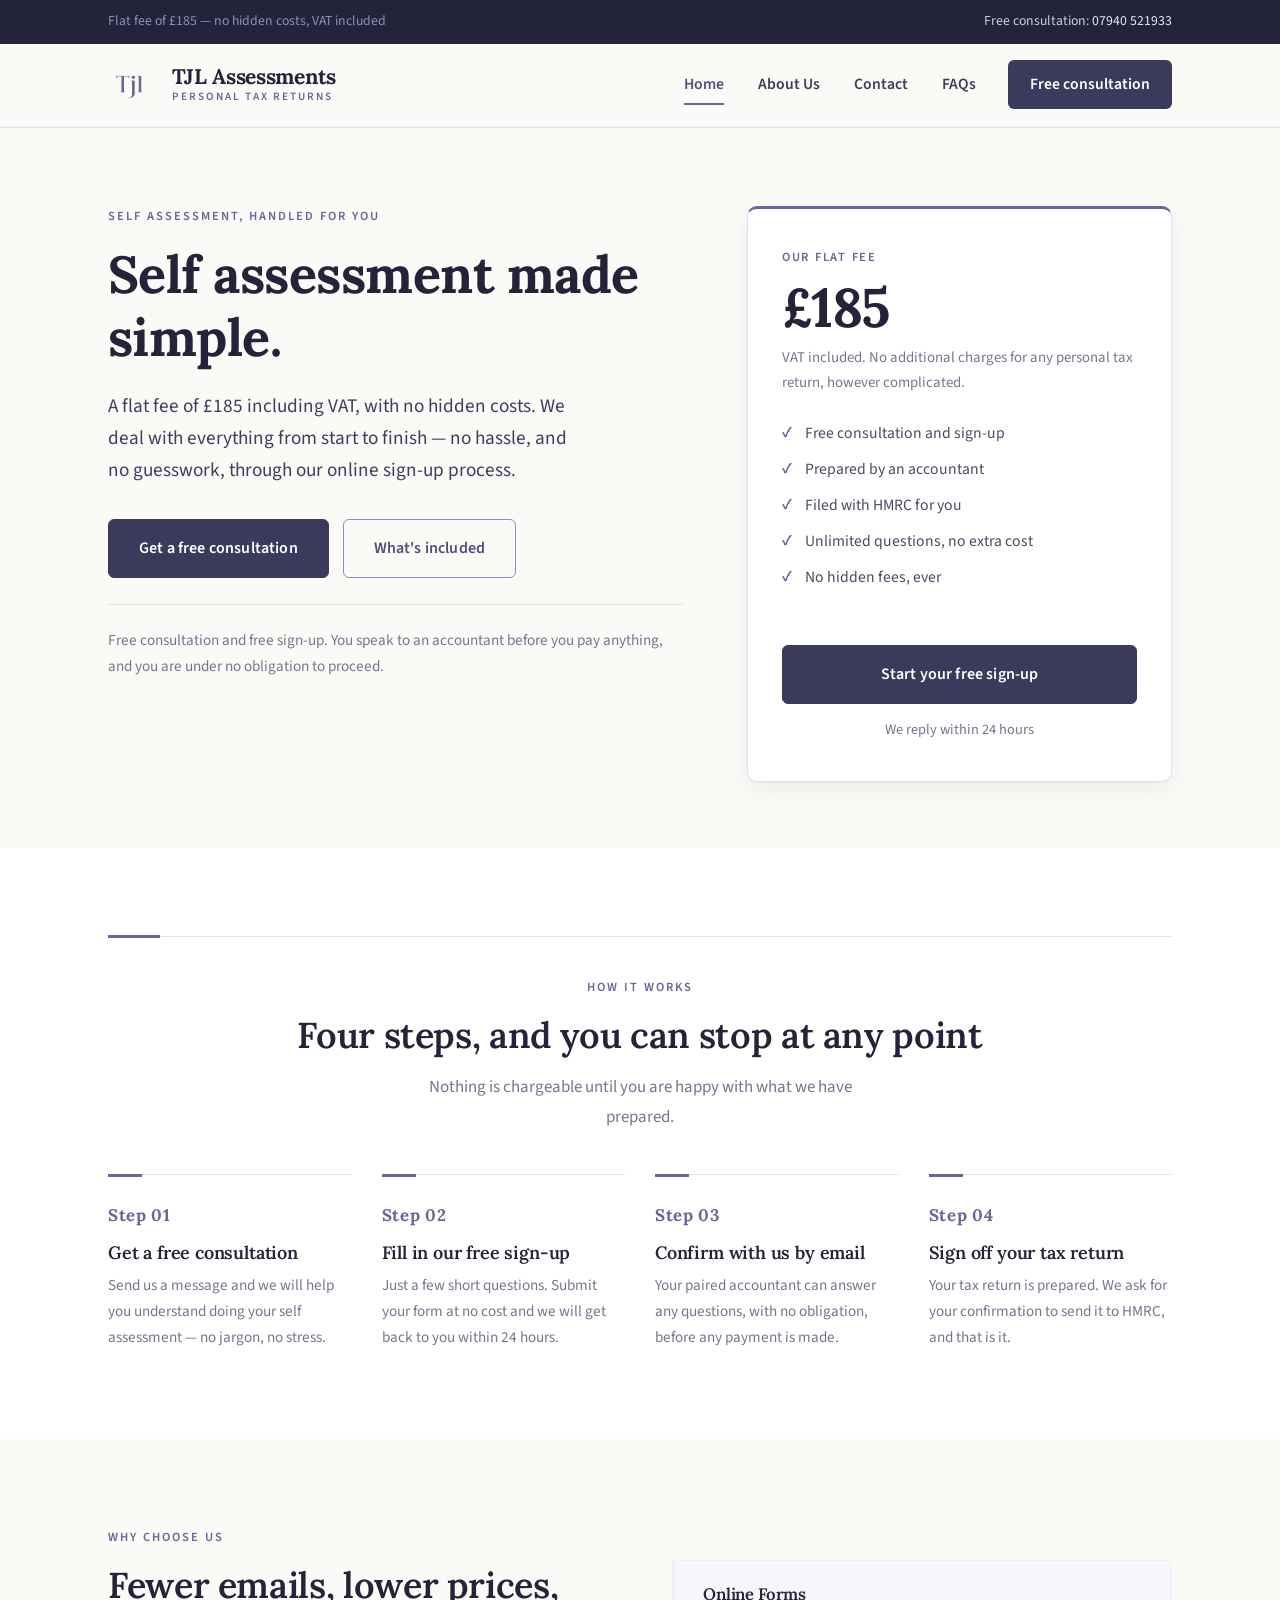
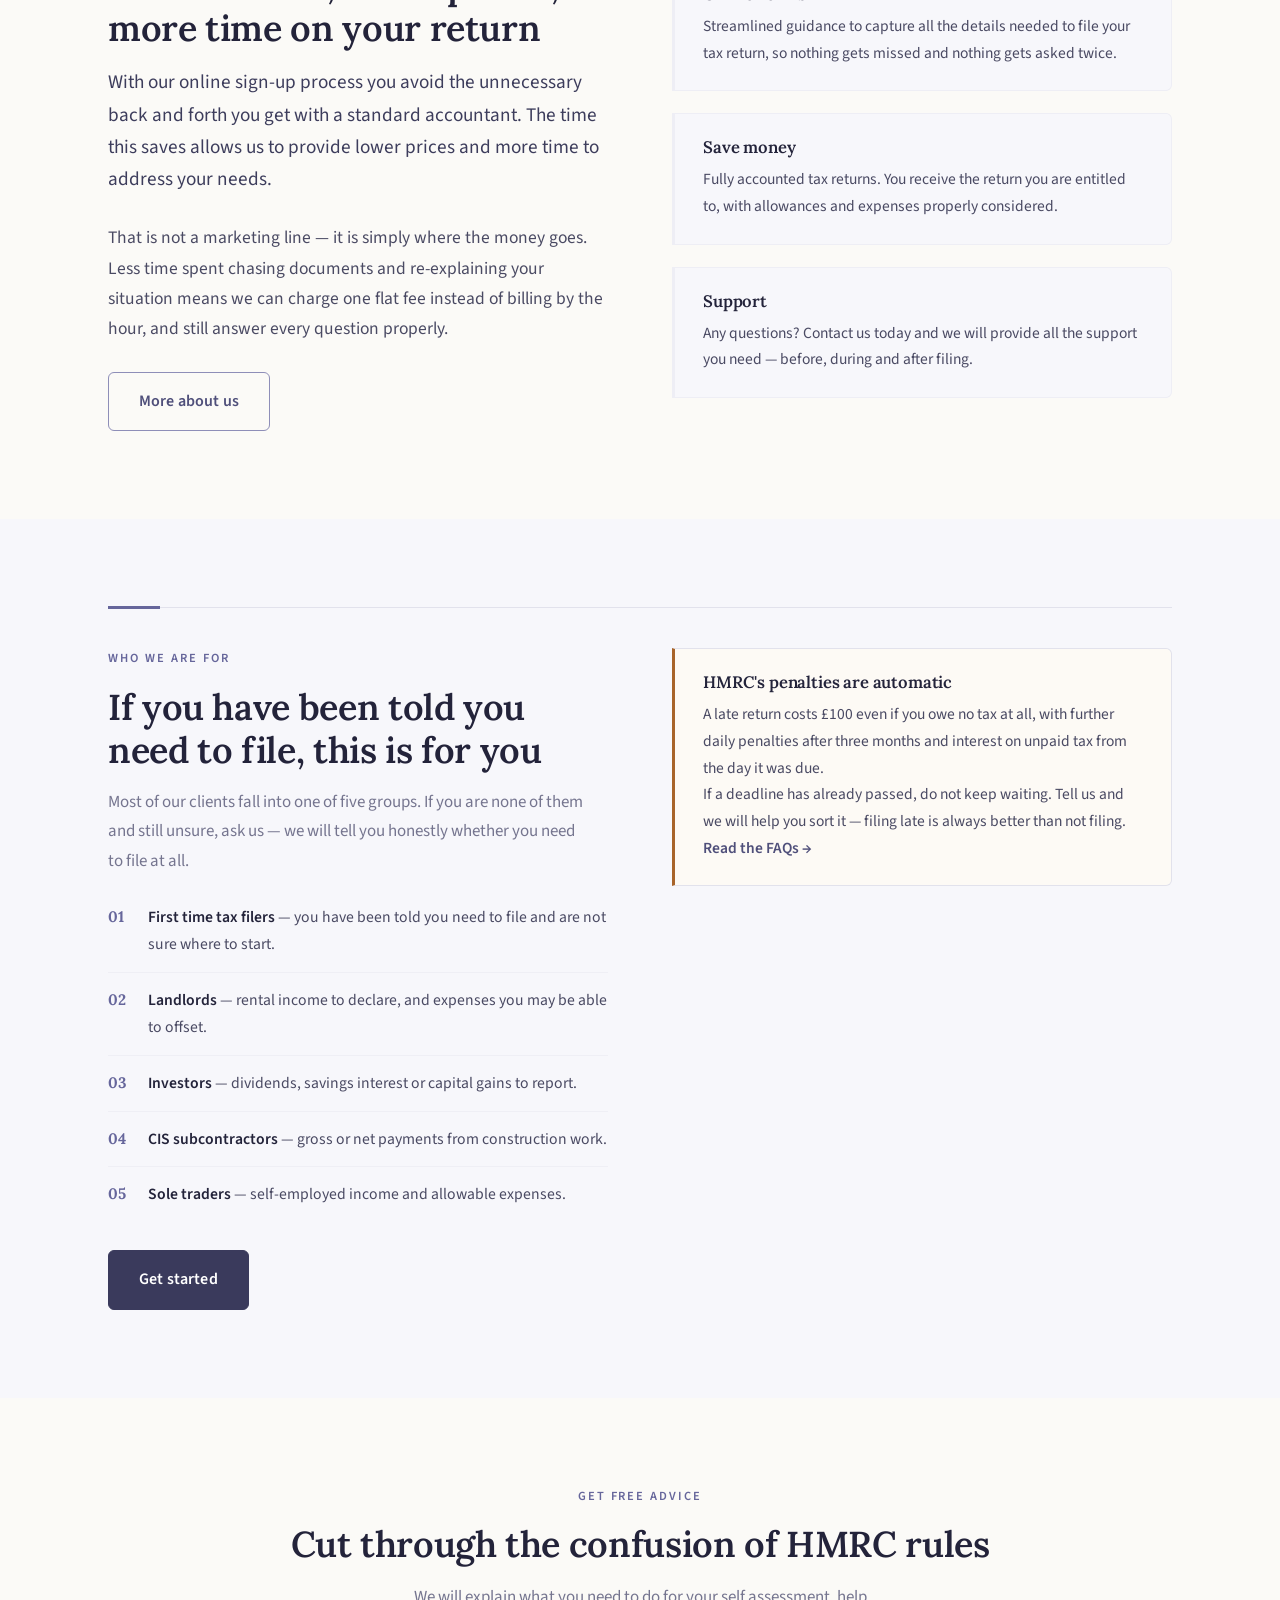
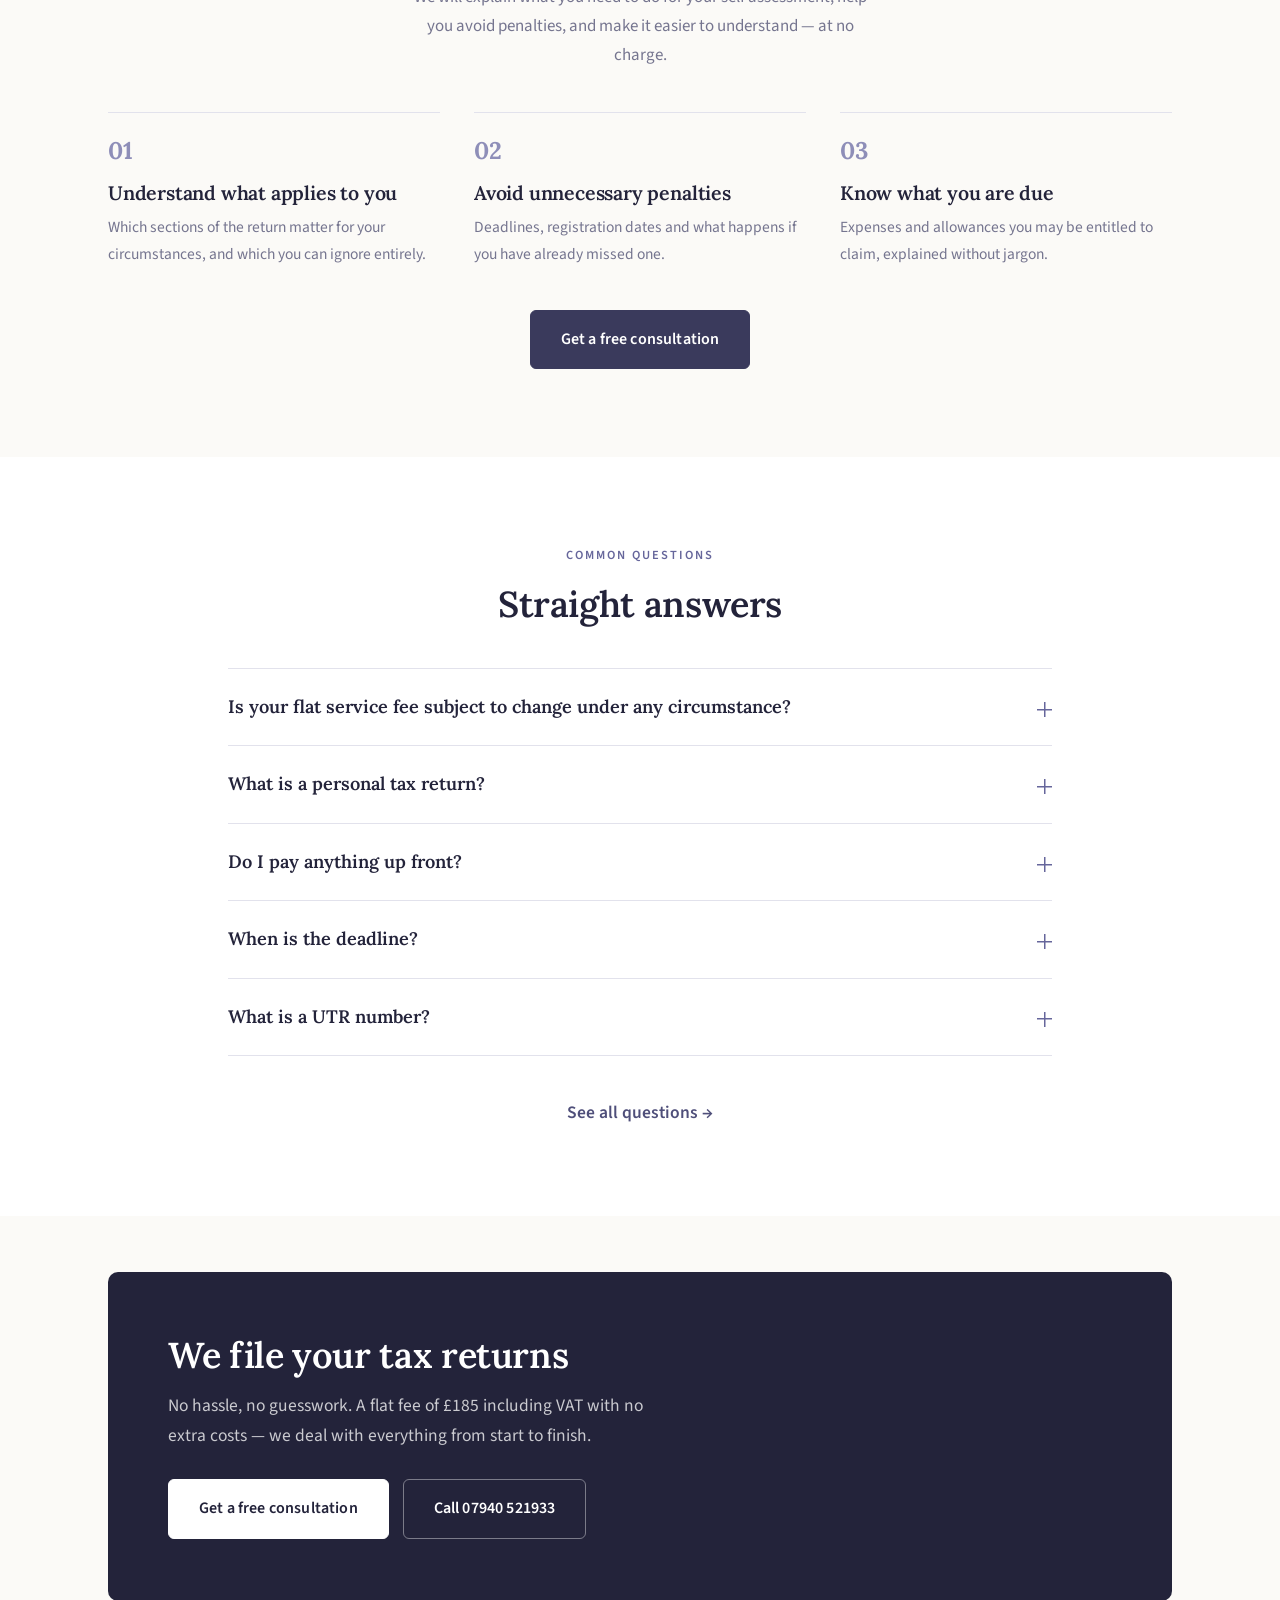
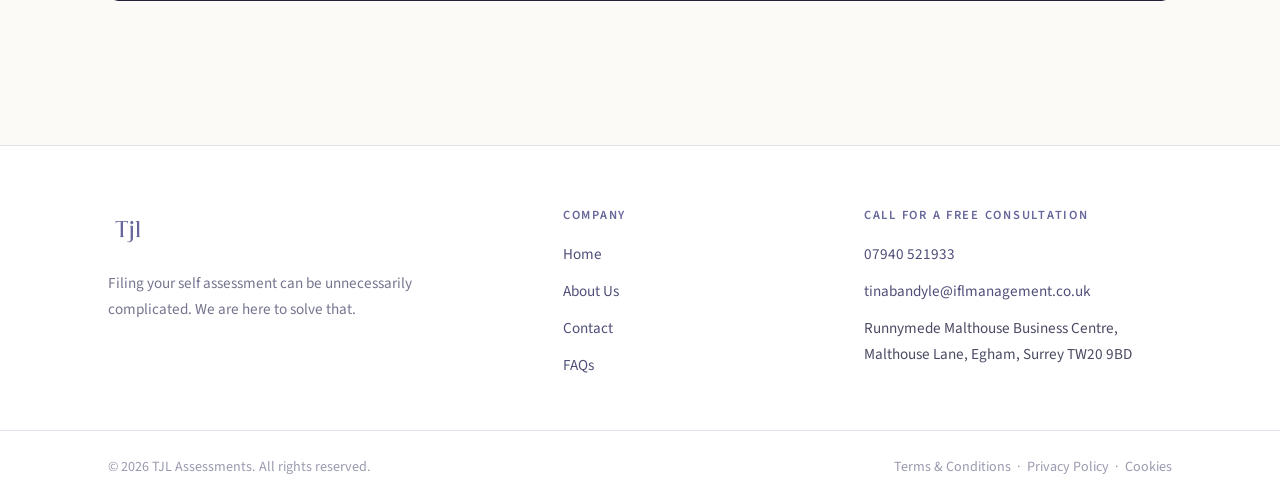
<file: index.html>
<!DOCTYPE html>
<html lang="en-GB">
<head>
<meta charset="UTF-8">
<meta name="viewport" content="width=device-width, initial-scale=1.0">
<title>TJL Assessments | Self Assessment Made Simple — Flat Fee £185</title>
<meta name="description" content="A flat fee of £185 including VAT with no hidden costs. We prepare and file your UK personal tax return from start to finish, with a free consultation and no obligation.">
<link rel="canonical" href="https://www.tjlassessments.co.uk/">
<meta property="og:title" content="TJL Assessments | Self Assessment Made Simple">
<meta property="og:description" content="A flat fee of £185 including VAT. We deal with your personal tax return from start to finish.">
<meta property="og:type" content="website">
<meta property="og:url" content="https://www.tjlassessments.co.uk/">
<link rel="icon" href="images/tjla-monogram.png" type="image/png">
<link rel="apple-touch-icon" href="images/tjla-monogram.png">
<link rel="preconnect" href="https://fonts.googleapis.com">
<link rel="preconnect" href="https://fonts.gstatic.com" crossorigin>
<link href="https://fonts.googleapis.com/css2?family=Lora:wght@500;600;700&family=Source+Sans+3:wght@400;500;600;700&display=swap" rel="stylesheet">
<link rel="stylesheet" href="css/style.css">
<script type="application/ld+json">
{
  "@context": "https://schema.org",
  "@type": "ProfessionalService",
  "name": "TJL Assessments",
  "url": "https://www.tjlassessments.co.uk/",
  "email": "tinabandyle@iflmanagement.co.uk",
  "telephone": "+447940521933",
  "description": "Preparation and filing of UK personal tax returns for a flat fee.",
  "address": {
    "@type": "PostalAddress",
    "streetAddress": "Runnymede Malthouse Business Centre, Malthouse Lane",
    "addressLocality": "Egham",
    "addressRegion": "Surrey",
    "postalCode": "TW20 9BD",
    "addressCountry": "GB"
  },
  "areaServed": "GB"
}
</script>
<script type="application/ld+json">
{
  "@context": "https://schema.org",
  "@type": "FAQPage",
  "mainEntity": [
    {"@type":"Question","name":"Is your flat service fee subject to change under any circumstance?","acceptedAnswer":{"@type":"Answer","text":"No. No additional fees will be charged for any personal tax return, no matter how complicated the client's case turns out to be."}},
    {"@type":"Question","name":"What is a personal tax return?","acceptedAnswer":{"@type":"Answer","text":"A personal tax return is a form that taxpayers may have to submit to HMRC to declare income, accounting for any money you should pay as tax or receive as a tax refund."}},
    {"@type":"Question","name":"Do I pay anything up front?","acceptedAnswer":{"@type":"Answer","text":"No. The consultation and sign-up are both free and you can speak to an accountant with no obligation before paying anything."}},
    {"@type":"Question","name":"When is the self-assessment deadline?","acceptedAnswer":{"@type":"Answer","text":"Online returns and any tax owed for the previous tax year are due by 31 January. If you are registering for self-assessment for the first time you must do so by 5 October."}},
    {"@type":"Question","name":"What is a UTR number?","acceptedAnswer":{"@type":"Answer","text":"A UTR (unique taxpayer reference) number is a ten-digit code HMRC uses to identify you as a taxpayer. It appears on letters from HMRC and on previous returns."}}
  ]
}
</script>
</head>
<body>

<!-- ===== Top bar ===== -->
<div class="topbar">
  <div class="container">
    <div class="promo">Flat fee of £185 — no hidden costs, VAT included</div>
    <div class="links">
      <span>Free consultation: <a href="tel:+447940521933">07940 521933</a></span>
    </div>
  </div>
</div>

<!-- ===== Header ===== -->
<header class="site-header">
  <div class="container">
    <a href="./" class="brand" aria-label="TJL Assessments — home">
      <img src="images/tjla-monogram.png" alt="">
      <span class="brand-name">TJL Assessments<span>Personal tax returns</span></span>
    </a>
    <button class="nav-toggle" aria-label="Toggle navigation" aria-expanded="false" aria-controls="mainnav"><span></span><span></span><span></span></button>
    <nav class="main-nav" id="mainnav">
      <a href="./" class="active">Home</a>
      <a href="about/">About Us</a>
      <a href="contact/">Contact</a>
      <a href="faq/">FAQs</a>
      <a href="free-consultation/" class="nav-cta">Free consultation</a>
    </nav>
  </div>
</header>

<!-- ===== Hero ===== -->
<section class="hero">
  <div class="container">
    <div class="hero-split">
      <div>
        <span class="eyebrow">Self assessment, handled for you</span>
        <h1>Self assessment made simple.</h1>
        <p class="lead">A flat fee of £185 including VAT, with no hidden costs. We deal with everything from start to finish — no hassle, and no guesswork, through our online sign-up process.</p>
        <div class="actions">
          <a href="free-consultation/" class="btn btn-primary">Get a free consultation</a>
          <a href="self-assessment/" class="btn btn-outline">What's included</a>
        </div>
        <p class="hero-note">Free consultation and free sign-up. You speak to an accountant before you pay anything, and you are under no obligation to proceed.</p>
      </div>

      <aside class="fee-card">
        <div class="fee-label">Our flat fee</div>
        <div class="fee-amount">£185</div>
        <p class="fee-note">VAT included. No additional charges for any personal tax return, however complicated.</p>
        <ul class="tick-list compact">
          <li>Free consultation and sign-up</li>
          <li>Prepared by an accountant</li>
          <li>Filed with HMRC for you</li>
          <li>Unlimited questions, no extra cost</li>
          <li>No hidden fees, ever</li>
        </ul>
        <a href="free-consultation/" class="btn btn-primary btn-block mt-3">Start your free sign-up</a>
        <p style="font-size:.9rem;color:var(--muted);margin-top:14px;text-align:center;">We reply within 24 hours</p>
      </aside>
    </div>
  </div>
</section>

<!-- ===== How it works ===== -->
<section class="section section-paper">
  <div class="container">
    <div class="rule"></div>
    <div class="text-center mb-4">
      <span class="eyebrow">How it works</span>
      <h2 class="section-title">Four steps, and you can stop at any point</h2>
      <p class="section-sub">Nothing is chargeable until you are happy with what we have prepared.</p>
    </div>
    <div class="steps cols">
      <div class="step reveal">
        <div class="step-num">Step 01</div>
        <h3>Get a free consultation</h3>
        <p>Send us a message and we will help you understand doing your self assessment — no jargon, no stress.</p>
      </div>
      <div class="step reveal">
        <div class="step-num">Step 02</div>
        <h3>Fill in our free sign-up</h3>
        <p>Just a few short questions. Submit your form at no cost and we will get back to you within 24 hours.</p>
      </div>
      <div class="step reveal">
        <div class="step-num">Step 03</div>
        <h3>Confirm with us by email</h3>
        <p>Your paired accountant can answer any questions, with no obligation, before any payment is made.</p>
      </div>
      <div class="step reveal">
        <div class="step-num">Step 04</div>
        <h3>Sign off your tax return</h3>
        <p>Your tax return is prepared. We ask for your confirmation to send it to HMRC, and that is it.</p>
      </div>
    </div>
  </div>
</section>

<!-- ===== Why choose us ===== -->
<section class="section">
  <div class="container">
    <div class="grid grid-2" style="gap:64px; align-items:center;">
      <div>
        <span class="eyebrow">Why choose us</span>
        <h2 class="section-title">Fewer emails, lower prices, more time on your return</h2>
        <p class="lead mb-3">With our online sign-up process you avoid the unnecessary back and forth you get with a standard accountant. The time this saves allows us to provide lower prices and more time to address your needs.</p>
        <p>That is not a marketing line — it is simply where the money goes. Less time spent chasing documents and re-explaining your situation means we can charge one flat fee instead of billing by the hour, and still answer every question properly.</p>
        <div class="actions mt-3">
          <a href="about/" class="btn btn-outline">More about us</a>
        </div>
      </div>
      <div class="grid" style="gap:22px;">
        <div class="callout callout-brand">
          <h4>Online Forms</h4>
          <p>Streamlined guidance to capture all the details needed to file your tax return, so nothing gets missed and nothing gets asked twice.</p>
        </div>
        <div class="callout callout-brand">
          <h4>Save money</h4>
          <p>Fully accounted tax returns. You receive the return you are entitled to, with allowances and expenses properly considered.</p>
        </div>
        <div class="callout callout-brand">
          <h4>Support</h4>
          <p>Any questions? Contact us today and we will provide all the support you need — before, during and after filing.</p>
        </div>
      </div>
    </div>
  </div>
</section>

<!-- ===== Who we're for ===== -->
<section class="section section-brand">
  <div class="container">
    <div class="rule"></div>
    <div class="grid grid-2" style="gap:64px; align-items:start;">
      <div>
        <span class="eyebrow">Who we are for</span>
        <h2 class="section-title">If you have been told you need to file, this is for you</h2>
        <p class="section-sub mb-3">Most of our clients fall into one of five groups. If you are none of them and still unsure, ask us — we will tell you honestly whether you need to file at all.</p>
        <ul class="check-list">
          <li><span class="n">01</span><span><strong>First time tax filers</strong> — you have been told you need to file and are not sure where to start.</span></li>
          <li><span class="n">02</span><span><strong>Landlords</strong> — rental income to declare, and expenses you may be able to offset.</span></li>
          <li><span class="n">03</span><span><strong>Investors</strong> — dividends, savings interest or capital gains to report.</span></li>
          <li><span class="n">04</span><span><strong>CIS subcontractors</strong> — gross or net payments from construction work.</span></li>
          <li><span class="n">05</span><span><strong>Sole traders</strong> — self-employed income and allowable expenses.</span></li>
        </ul>
        <div class="actions mt-4">
          <a href="free-consultation/" class="btn btn-primary">Get started</a>
        </div>
      </div>
      <div class="callout callout-warn" style="align-self:start;">
        <h4>HMRC's penalties are automatic</h4>
        <p>A late return costs £100 even if you owe no tax at all, with further daily penalties after three months and interest on unpaid tax from the day it was due.</p>
        <p class="mt-2">If a deadline has already passed, do not keep waiting. Tell us and we will help you sort it — filing late is always better than not filing.</p>
        <p class="mt-2"><a href="faq/" class="link-arrow">Read the FAQs</a></p>
      </div>
    </div>
  </div>
</section>

<!-- ===== Get free advice ===== -->
<section class="section">
  <div class="container">
    <div class="text-center mb-4">
      <span class="eyebrow">Get free advice</span>
      <h2 class="section-title">Cut through the confusion of HMRC rules</h2>
      <p class="section-sub">We will explain what you need to do for your self assessment, help you avoid penalties, and make it easier to understand — at no charge.</p>
    </div>
    <div class="grid grid-3">
      <div class="card card-plain reveal">
        <div class="card-num">01</div>
        <h3>Understand what applies to you</h3>
        <p>Which sections of the return matter for your circumstances, and which you can ignore entirely.</p>
      </div>
      <div class="card card-plain reveal">
        <div class="card-num">02</div>
        <h3>Avoid unnecessary penalties</h3>
        <p>Deadlines, registration dates and what happens if you have already missed one.</p>
      </div>
      <div class="card card-plain reveal">
        <div class="card-num">03</div>
        <h3>Know what you are due</h3>
        <p>Expenses and allowances you may be entitled to claim, explained without jargon.</p>
      </div>
    </div>
    <div class="text-center mt-4">
      <a href="free-consultation/" class="btn btn-primary">Get a free consultation</a>
    </div>
  </div>
</section>

<!-- ===== FAQ ===== -->
<section class="section section-paper">
  <div class="container container-mid">
    <div class="text-center mb-4">
      <span class="eyebrow">Common questions</span>
      <h2 class="section-title">Straight answers</h2>
    </div>
    <div class="faq">
      <div class="faq-item">
        <button class="faq-q" type="button">Is your flat service fee subject to change under any circumstance?</button>
        <div class="faq-a"><div class="faq-a-inner"><p>No. No additional fees will be charged for any personal tax return, no matter how complicated the client's case turns out to be. The fee is agreed before we start and does not move.</p></div></div>
      </div>
      <div class="faq-item">
        <button class="faq-q" type="button">What is a personal tax return?</button>
        <div class="faq-a"><div class="faq-a-inner"><p>A personal tax return is a form that taxpayers may have to submit to HMRC to declare income, accounting for any money you should pay as tax or receive as a tax refund.</p></div></div>
      </div>
      <div class="faq-item">
        <button class="faq-q" type="button">Do I pay anything up front?</button>
        <div class="faq-a"><div class="faq-a-inner"><p>No. The consultation and the sign-up are both free, and you can speak to an accountant with no obligation before paying anything. You pay only when you are ready for us to prepare and file your return.</p></div></div>
      </div>
      <div class="faq-item">
        <button class="faq-q" type="button">When is the deadline?</button>
        <div class="faq-a"><div class="faq-a-inner"><p>Online returns and any tax owed for the previous tax year are due by <strong>31 January</strong>. If you are registering for self-assessment for the first time, that must be done by <strong>5 October</strong> — a separate deadline that catches people out every year.</p></div></div>
      </div>
      <div class="faq-item">
        <button class="faq-q" type="button">What is a UTR number?</button>
        <div class="faq-a"><div class="faq-a-inner"><p>A UTR (unique taxpayer reference) number is a ten-digit code HMRC uses to identify you as a taxpayer. It appears on letters from HMRC and on any previous return.</p></div></div>
      </div>
    </div>
    <div class="text-center mt-4">
      <a href="faq/" class="link-arrow">See all questions</a>
    </div>
  </div>
</section>

<!-- ===== CTA ===== -->
<section class="section-tight">
  <div class="container">
    <div class="cta-band">
      <h2>We file your tax returns</h2>
      <p>No hassle, no guesswork. A flat fee of £185 including VAT with no extra costs — we deal with everything from start to finish.</p>
      <div class="actions">
        <a href="free-consultation/" class="btn btn-primary">Get a free consultation</a>
        <a href="tel:+447940521933" class="btn btn-outline">Call 07940 521933</a>
      </div>
    </div>
  </div>
</section>

<!-- ===== Footer ===== -->
<footer class="site-footer">
  <div class="container">
    <div class="footer-brand">
      <img src="images/tjla-monogram.png" alt="TJL Assessments">
      <p>Filing your self assessment can be unnecessarily complicated. We are here to solve that.</p>
    </div>
    <div>
      <h4>Company</h4>
      <ul>
        <li><a href="./">Home</a></li>
        <li><a href="about/">About Us</a></li>
        <li><a href="contact/">Contact</a></li>
        <li><a href="faq/">FAQs</a></li>
      </ul>
    </div>
    <div>
      <h4>Call for a free consultation</h4>
      <ul>
        <li><a href="tel:+447940521933">07940 521933</a></li>
        <li><a href="mailto:tinabandyle@iflmanagement.co.uk">tinabandyle@iflmanagement.co.uk</a></li>
        <li>Runnymede Malthouse Business Centre,<br>Malthouse Lane, Egham, Surrey TW20 9BD</li>
      </ul>
    </div>
  </div>
  <div class="footer-bottom">
    <div class="container">
      <div>© <span data-year>2026</span> TJL Assessments. All rights reserved.</div>
      <div>
        <a href="terms-conditions/">Terms &amp; Conditions</a> &nbsp;·&nbsp;
        <a href="privacy-policy/">Privacy Policy</a> &nbsp;·&nbsp;
        <a href="cookie-policy/">Cookies</a>
      </div>
    </div>
  </div>
</footer>

<script src="js/site.js"></script>
</body>
</html>
</file>
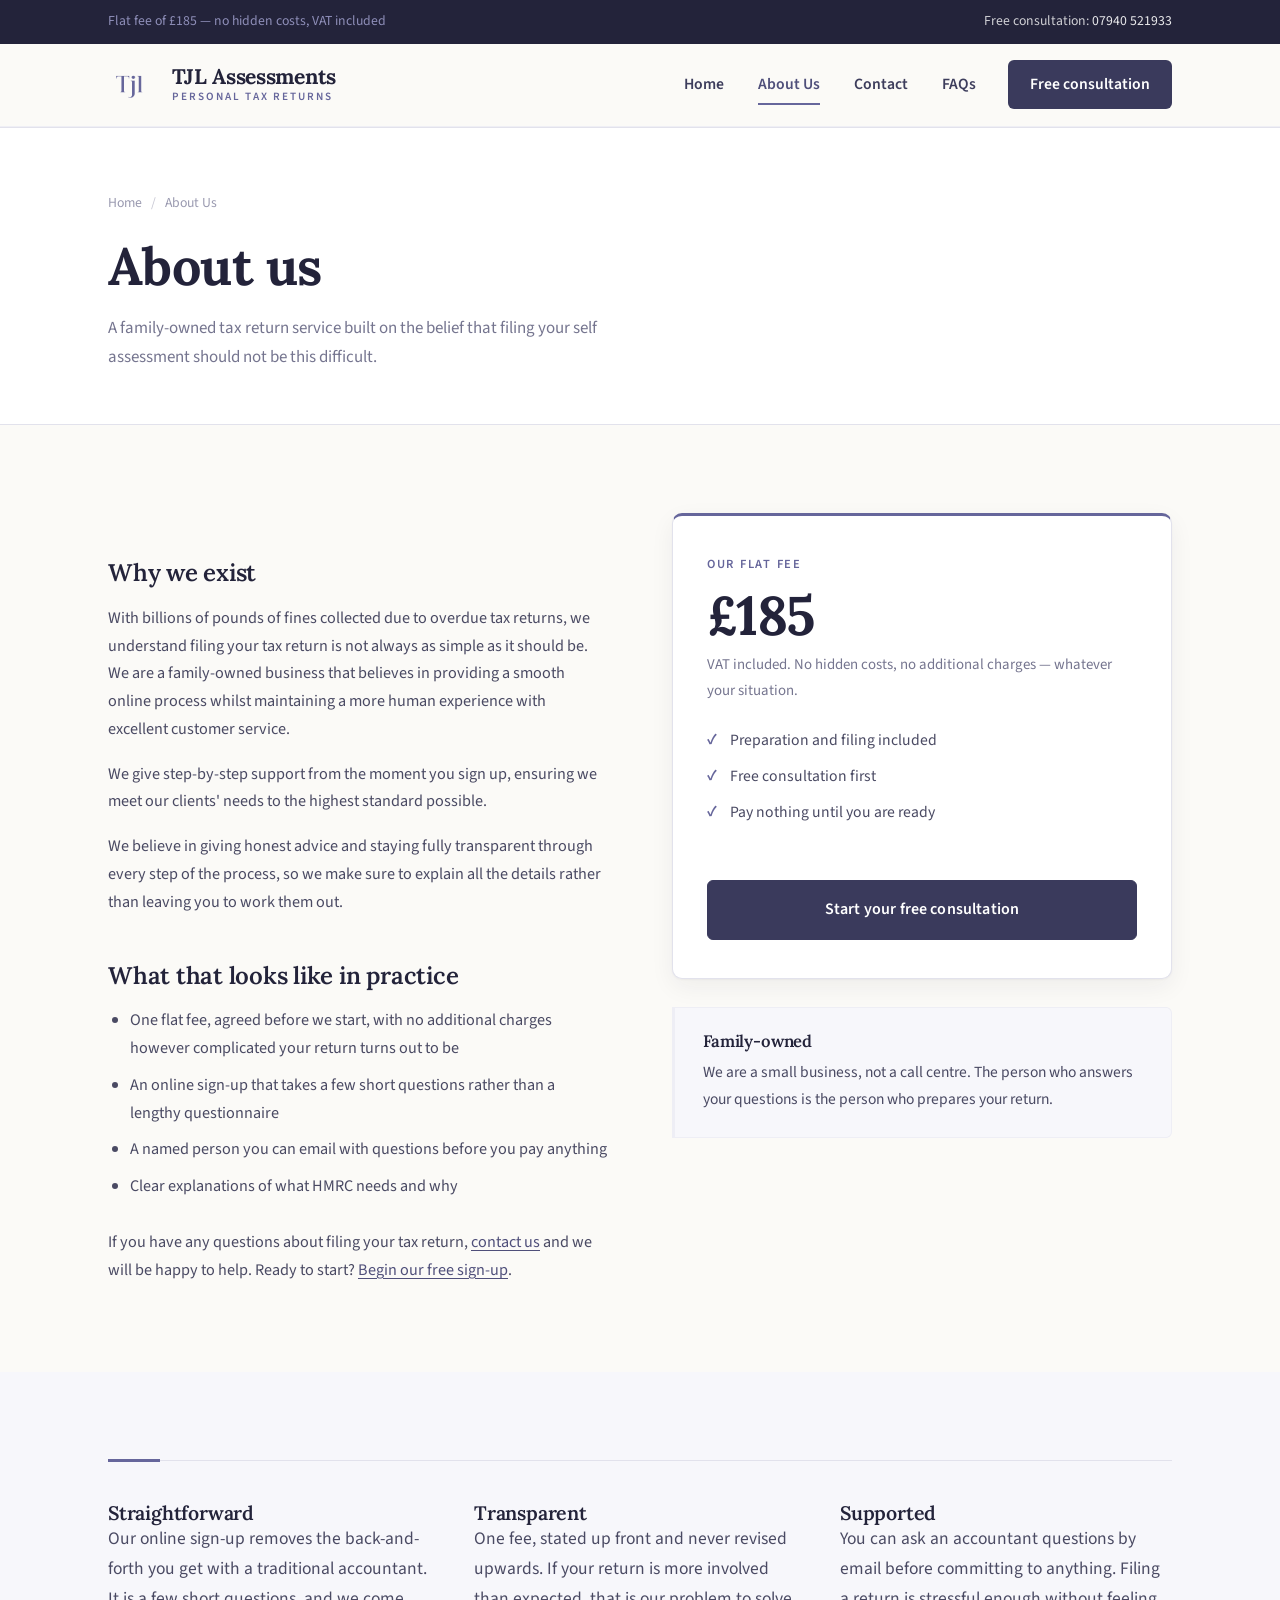
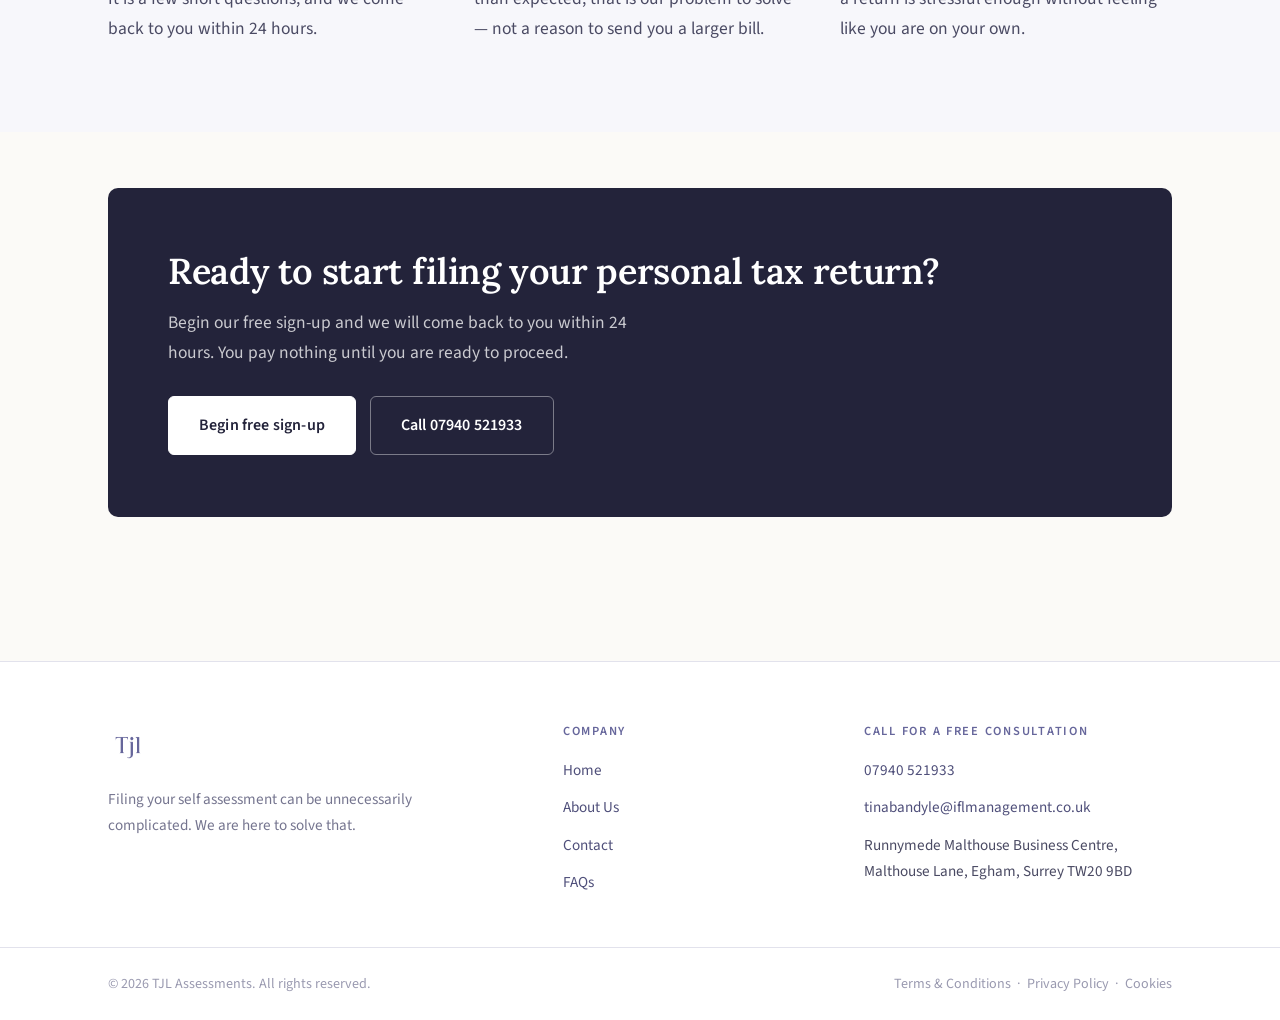
<file: about/index.html>
<!DOCTYPE html>
<html lang="en-GB">
<head>
<meta charset="UTF-8">
<meta name="viewport" content="width=device-width, initial-scale=1.0">
<title>About Us | TJL Assessments</title>
<meta name="description" content="A family-owned tax return service. We file your self assessment for a flat fee of Â£185 with no hidden costs, giving step-by-step support from sign-up to submission.">
<link rel="canonical" href="https://www.tjlassessments.co.uk/about/">
<meta property="og:title" content="About Us | TJL Assessments">
<meta property="og:description" content="A family-owned tax return service. We file your self assessment for a flat fee of Â£185 with no hidden costs, giving step-by-step support from sign-up to submission.">
<meta property="og:type" content="website">
<meta property="og:url" content="https://www.tjlassessments.co.uk/about/">
<link rel="icon" href="../images/tjla-monogram.png" type="image/png">
<link rel="apple-touch-icon" href="../images/tjla-monogram.png">
<link rel="preconnect" href="https://fonts.googleapis.com">
<link rel="preconnect" href="https://fonts.gstatic.com" crossorigin>
<link href="https://fonts.googleapis.com/css2?family=Lora:wght@500;600;700&family=Source+Sans+3:wght@400;500;600;700&display=swap" rel="stylesheet">
<link rel="stylesheet" href="../css/style.css">

</head>
<body>

<!-- ===== Top bar ===== -->
<div class="topbar">
  <div class="container">
    <div class="promo">Flat fee of £185 — no hidden costs, VAT included</div>
    <div class="links">
      <span>Free consultation: <a href="tel:+447940521933">07940 521933</a></span>
    </div>
  </div>
</div>

<!-- ===== Header ===== -->
<header class="site-header">
  <div class="container">
    <a href="../" class="brand" aria-label="TJL Assessments — home">
      <img src="../images/tjla-monogram.png" alt="">
      <span class="brand-name">TJL Assessments<span>Personal tax returns</span></span>
    </a>
    <button class="nav-toggle" aria-label="Toggle navigation" aria-expanded="false" aria-controls="mainnav"><span></span><span></span><span></span></button>
    <nav class="main-nav" id="mainnav">
      <a href="../">Home</a>
      <a href="../about/" class="active">About Us</a>
      <a href="../contact/">Contact</a>
      <a href="../faq/">FAQs</a>
      <a href="../free-consultation/" class="nav-cta">Free consultation</a>
    </nav>
  </div>
</header>

<section class="page-hero">
  <div class="container">
    <nav class="breadcrumb" aria-label="Breadcrumb"><a href="../">Home</a><span>/</span>About Us</nav>
    <h1>About us</h1>
    <p>A family-owned tax return service built on the belief that filing your self assessment should not be this difficult.</p>
  </div>
</section>

<section class="section">
  <div class="container">
    <div class="grid grid-2" style="gap:64px; align-items:start;">
      <div class="prose">
        <h2 class="mt-0">Why we exist</h2>
        <p>With billions of pounds of fines collected due to overdue tax returns, we understand filing your tax return is not always as simple as it should be. We are a family-owned business that believes in providing a smooth online process whilst maintaining a more human experience with excellent customer service.</p>
        <p>We give step-by-step support from the moment you sign up, ensuring we meet our clients' needs to the highest standard possible.</p>
        <p>We believe in giving honest advice and staying fully transparent through every step of the process, so we make sure to explain all the details rather than leaving you to work them out.</p>

        <h2>What that looks like in practice</h2>
        <ul>
          <li>One flat fee, agreed before we start, with no additional charges however complicated your return turns out to be</li>
          <li>An online sign-up that takes a few short questions rather than a lengthy questionnaire</li>
          <li>A named person you can email with questions before you pay anything</li>
          <li>Clear explanations of what HMRC needs and why</li>
        </ul>

        <p class="mt-3">If you have any questions about filing your tax return, <a href="../contact/">contact us</a> and we will be happy to help. Ready to start? <a href="../free-consultation/">Begin our free sign-up</a>.</p>
      </div>

      <div>
        <div class="fee-card mb-3">
          <div class="fee-label">Our flat fee</div>
          <div class="fee-amount">£185</div>
          <p class="fee-note">VAT included. No hidden costs, no additional charges — whatever your situation.</p>
          <ul class="tick-list compact">
            <li>Preparation and filing included</li>
            <li>Free consultation first</li>
            <li>Pay nothing until you are ready</li>
          </ul>
          <a href="../free-consultation/" class="btn btn-primary btn-block mt-3">Start your free consultation</a>
        </div>
        <div class="callout callout-brand">
          <h4>Family-owned</h4>
          <p>We are a small business, not a call centre. The person who answers your questions is the person who prepares your return.</p>
        </div>
      </div>
    </div>
  </div>
</section>

<section class="section section-brand">
  <div class="container">
    <div class="rule"></div>
    <div class="grid grid-3">
      <div>
        <h3>Straightforward</h3>
        <p>Our online sign-up removes the back-and-forth you get with a traditional accountant. It is a few short questions, and we come back to you within 24 hours.</p>
      </div>
      <div>
        <h3>Transparent</h3>
        <p>One fee, stated up front and never revised upwards. If your return is more involved than expected, that is our problem to solve — not a reason to send you a larger bill.</p>
      </div>
      <div>
        <h3>Supported</h3>
        <p>You can ask an accountant questions by email before committing to anything. Filing a return is stressful enough without feeling like you are on your own.</p>
      </div>
    </div>
  </div>
</section>

<section class="section-tight">
  <div class="container">
    <div class="cta-band">
      <h2>Ready to start filing your personal tax return?</h2>
      <p>Begin our free sign-up and we will come back to you within 24 hours. You pay nothing until you are ready to proceed.</p>
      <div class="actions">
        <a href="../free-consultation/" class="btn btn-primary">Begin free sign-up</a>
        <a href="tel:+447940521933" class="btn btn-outline">Call 07940 521933</a>
      </div>
    </div>
  </div>
</section>


<!-- ===== Footer ===== -->
<footer class="site-footer">
  <div class="container">
    <div class="footer-brand">
      <img src="../images/tjla-monogram.png" alt="TJL Assessments">
      <p>Filing your self assessment can be unnecessarily complicated. We are here to solve that.</p>
    </div>
    <div>
      <h4>Company</h4>
      <ul>
        <li><a href="../">Home</a></li>
        <li><a href="../about/">About Us</a></li>
        <li><a href="../contact/">Contact</a></li>
        <li><a href="../faq/">FAQs</a></li>
      </ul>
    </div>
    <div>
      <h4>Call for a free consultation</h4>
      <ul>
        <li><a href="tel:+447940521933">07940 521933</a></li>
        <li><a href="mailto:tinabandyle@iflmanagement.co.uk">tinabandyle@iflmanagement.co.uk</a></li>
        <li>Runnymede Malthouse Business Centre,<br>Malthouse Lane, Egham, Surrey TW20 9BD</li>
      </ul>
    </div>
  </div>
  <div class="footer-bottom">
    <div class="container">
      <div>© <span data-year>2026</span> TJL Assessments. All rights reserved.</div>
      <div>
        <a href="../terms-conditions/">Terms &amp; Conditions</a> &nbsp;·&nbsp;
        <a href="../privacy-policy/">Privacy Policy</a> &nbsp;·&nbsp;
        <a href="../cookie-policy/">Cookies</a>
      </div>
    </div>
  </div>
</footer>

<script src="../js/site.js"></script>

</body>
</html>
</file>
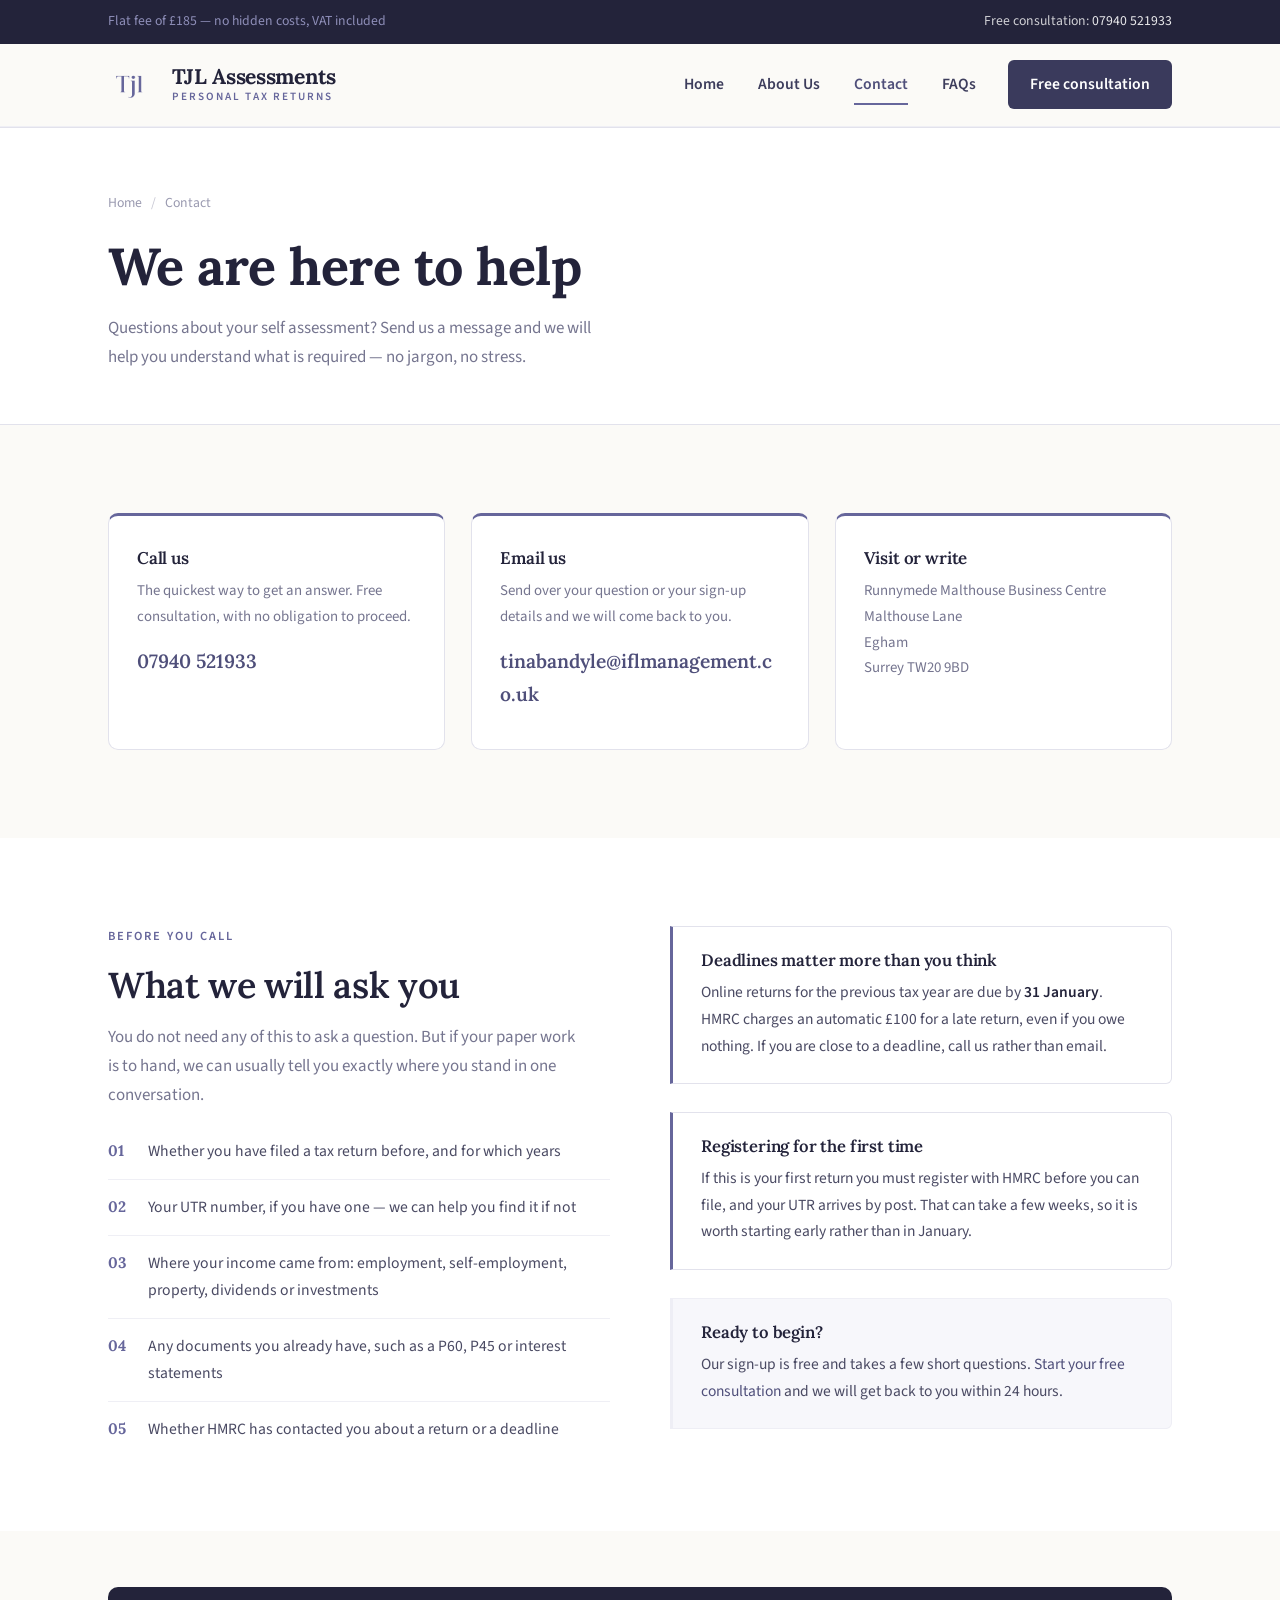
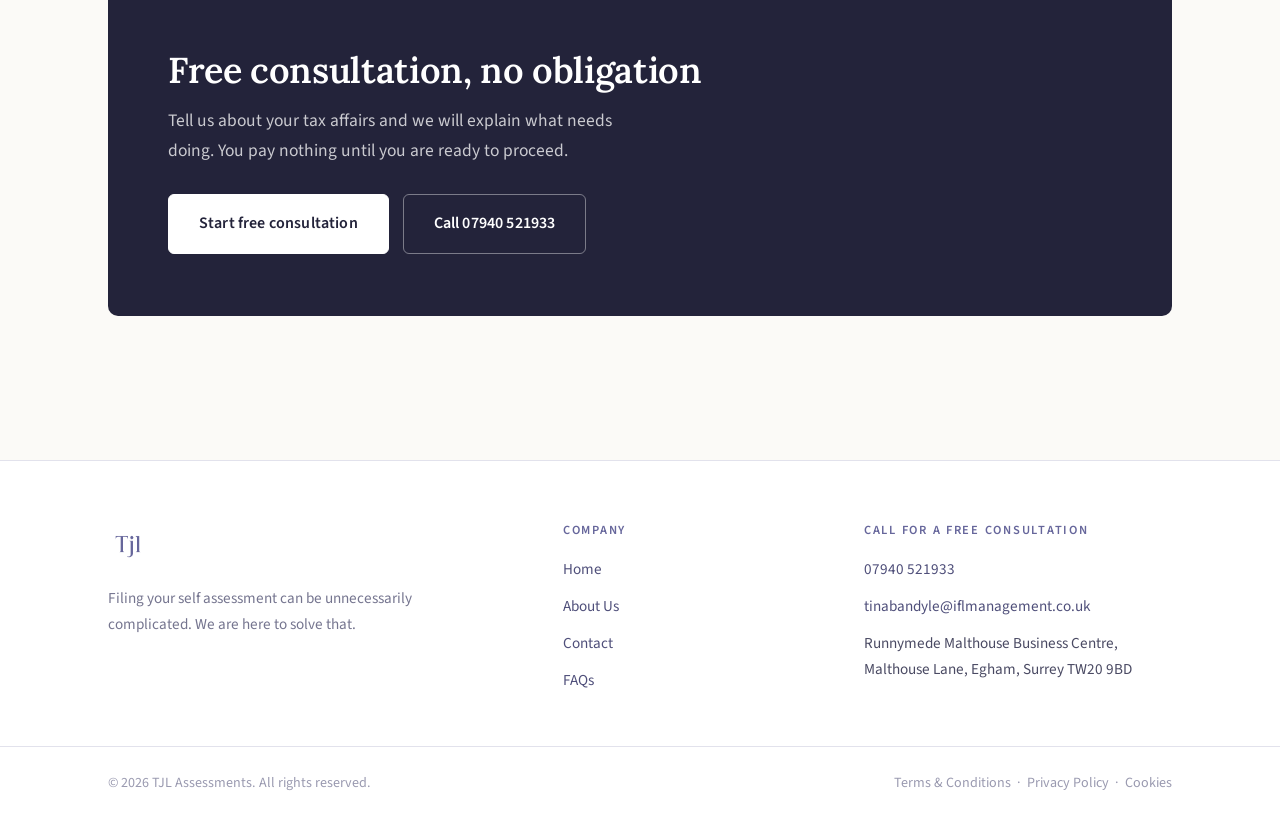
<file: contact/index.html>
<!DOCTYPE html>
<html lang="en-GB">
<head>
<meta charset="UTF-8">
<meta name="viewport" content="width=device-width, initial-scale=1.0">
<title>Contact Us | TJL Assessments</title>
<meta name="description" content="Call 07940 521933 or email us with any questions about your self assessment. Free consultation, no jargon and no obligation.">
<link rel="canonical" href="https://www.tjlassessments.co.uk/contact/">
<meta property="og:title" content="Contact Us | TJL Assessments">
<meta property="og:description" content="Call 07940 521933 or email us with any questions about your self assessment. Free consultation, no jargon and no obligation.">
<meta property="og:type" content="website">
<meta property="og:url" content="https://www.tjlassessments.co.uk/contact/">
<link rel="icon" href="../images/tjla-monogram.png" type="image/png">
<link rel="apple-touch-icon" href="../images/tjla-monogram.png">
<link rel="preconnect" href="https://fonts.googleapis.com">
<link rel="preconnect" href="https://fonts.gstatic.com" crossorigin>
<link href="https://fonts.googleapis.com/css2?family=Lora:wght@500;600;700&family=Source+Sans+3:wght@400;500;600;700&display=swap" rel="stylesheet">
<link rel="stylesheet" href="../css/style.css">

</head>
<body>

<!-- ===== Top bar ===== -->
<div class="topbar">
  <div class="container">
    <div class="promo">Flat fee of £185 — no hidden costs, VAT included</div>
    <div class="links">
      <span>Free consultation: <a href="tel:+447940521933">07940 521933</a></span>
    </div>
  </div>
</div>

<!-- ===== Header ===== -->
<header class="site-header">
  <div class="container">
    <a href="../" class="brand" aria-label="TJL Assessments — home">
      <img src="../images/tjla-monogram.png" alt="">
      <span class="brand-name">TJL Assessments<span>Personal tax returns</span></span>
    </a>
    <button class="nav-toggle" aria-label="Toggle navigation" aria-expanded="false" aria-controls="mainnav"><span></span><span></span><span></span></button>
    <nav class="main-nav" id="mainnav">
      <a href="../">Home</a>
      <a href="../about/">About Us</a>
      <a href="../contact/" class="active">Contact</a>
      <a href="../faq/">FAQs</a>
      <a href="../free-consultation/" class="nav-cta">Free consultation</a>
    </nav>
  </div>
</header>

<section class="page-hero">
  <div class="container">
    <nav class="breadcrumb" aria-label="Breadcrumb"><a href="../">Home</a><span>/</span>Contact</nav>
    <h1>We are here to help</h1>
    <p>Questions about your self assessment? Send us a message and we will help you understand what is required — no jargon, no stress.</p>
  </div>
</section>

<section class="section">
  <div class="container">
    <div class="contact-grid">
      <div class="contact-card">
        <h3>Call us</h3>
        <p>The quickest way to get an answer. Free consultation, with no obligation to proceed.</p>
        <a href="tel:+447940521933" class="big">07940 521933</a>
      </div>
      <div class="contact-card">
        <h3>Email us</h3>
        <p>Send over your question or your sign-up details and we will come back to you.</p>
        <a href="mailto:tinabandyle@iflmanagement.co.uk" class="big">tinabandyle@iflmanagement.co.uk</a>
      </div>
      <div class="contact-card">
        <h3>Visit or write</h3>
        <p>Runnymede Malthouse Business Centre<br>Malthouse Lane<br>Egham<br>Surrey TW20 9BD</p>
      </div>
    </div>
  </div>
</section>

<section class="section section-paper">
  <div class="container">
    <div class="grid grid-2" style="gap:60px; align-items:start;">
      <div>
        <span class="eyebrow">Before you call</span>
        <h2 class="section-title">What we will ask you</h2>
        <p class="section-sub mb-3">You do not need any of this to ask a question. But if your paper work is to hand, we can usually tell you exactly where you stand in one conversation.</p>
        <ul class="check-list">
          <li><span class="n">01</span><span>Whether you have filed a tax return before, and for which years</span></li>
          <li><span class="n">02</span><span>Your UTR number, if you have one — we can help you find it if not</span></li>
          <li><span class="n">03</span><span>Where your income came from: employment, self-employment, property, dividends or investments</span></li>
          <li><span class="n">04</span><span>Any documents you already have, such as a P60, P45 or interest statements</span></li>
          <li><span class="n">05</span><span>Whether HMRC has contacted you about a return or a deadline</span></li>
        </ul>
      </div>
      <div>
        <div class="callout mb-3">
          <h4>Deadlines matter more than you think</h4>
          <p>Online returns for the previous tax year are due by <strong>31 January</strong>. HMRC charges an automatic £100 for a late return, even if you owe nothing. If you are close to a deadline, call us rather than email.</p>
        </div>
        <div class="callout mb-3">
          <h4>Registering for the first time</h4>
          <p>If this is your first return you must register with HMRC before you can file, and your UTR arrives by post. That can take a few weeks, so it is worth starting early rather than in January.</p>
        </div>
        <div class="callout callout-brand">
          <h4>Ready to begin?</h4>
          <p>Our sign-up is free and takes a few short questions. <a href="../free-consultation/">Start your free consultation</a> and we will get back to you within 24 hours.</p>
        </div>
      </div>
    </div>
  </div>
</section>

<section class="section-tight">
  <div class="container">
    <div class="cta-band">
      <h2>Free consultation, no obligation</h2>
      <p>Tell us about your tax affairs and we will explain what needs doing. You pay nothing until you are ready to proceed.</p>
      <div class="actions">
        <a href="../free-consultation/" class="btn btn-primary">Start free consultation</a>
        <a href="tel:+447940521933" class="btn btn-outline">Call 07940 521933</a>
      </div>
    </div>
  </div>
</section>


<!-- ===== Footer ===== -->
<footer class="site-footer">
  <div class="container">
    <div class="footer-brand">
      <img src="../images/tjla-monogram.png" alt="TJL Assessments">
      <p>Filing your self assessment can be unnecessarily complicated. We are here to solve that.</p>
    </div>
    <div>
      <h4>Company</h4>
      <ul>
        <li><a href="../">Home</a></li>
        <li><a href="../about/">About Us</a></li>
        <li><a href="../contact/">Contact</a></li>
        <li><a href="../faq/">FAQs</a></li>
      </ul>
    </div>
    <div>
      <h4>Call for a free consultation</h4>
      <ul>
        <li><a href="tel:+447940521933">07940 521933</a></li>
        <li><a href="mailto:tinabandyle@iflmanagement.co.uk">tinabandyle@iflmanagement.co.uk</a></li>
        <li>Runnymede Malthouse Business Centre,<br>Malthouse Lane, Egham, Surrey TW20 9BD</li>
      </ul>
    </div>
  </div>
  <div class="footer-bottom">
    <div class="container">
      <div>© <span data-year>2026</span> TJL Assessments. All rights reserved.</div>
      <div>
        <a href="../terms-conditions/">Terms &amp; Conditions</a> &nbsp;·&nbsp;
        <a href="../privacy-policy/">Privacy Policy</a> &nbsp;·&nbsp;
        <a href="../cookie-policy/">Cookies</a>
      </div>
    </div>
  </div>
</footer>

<script src="../js/site.js"></script>

</body>
</html>
</file>
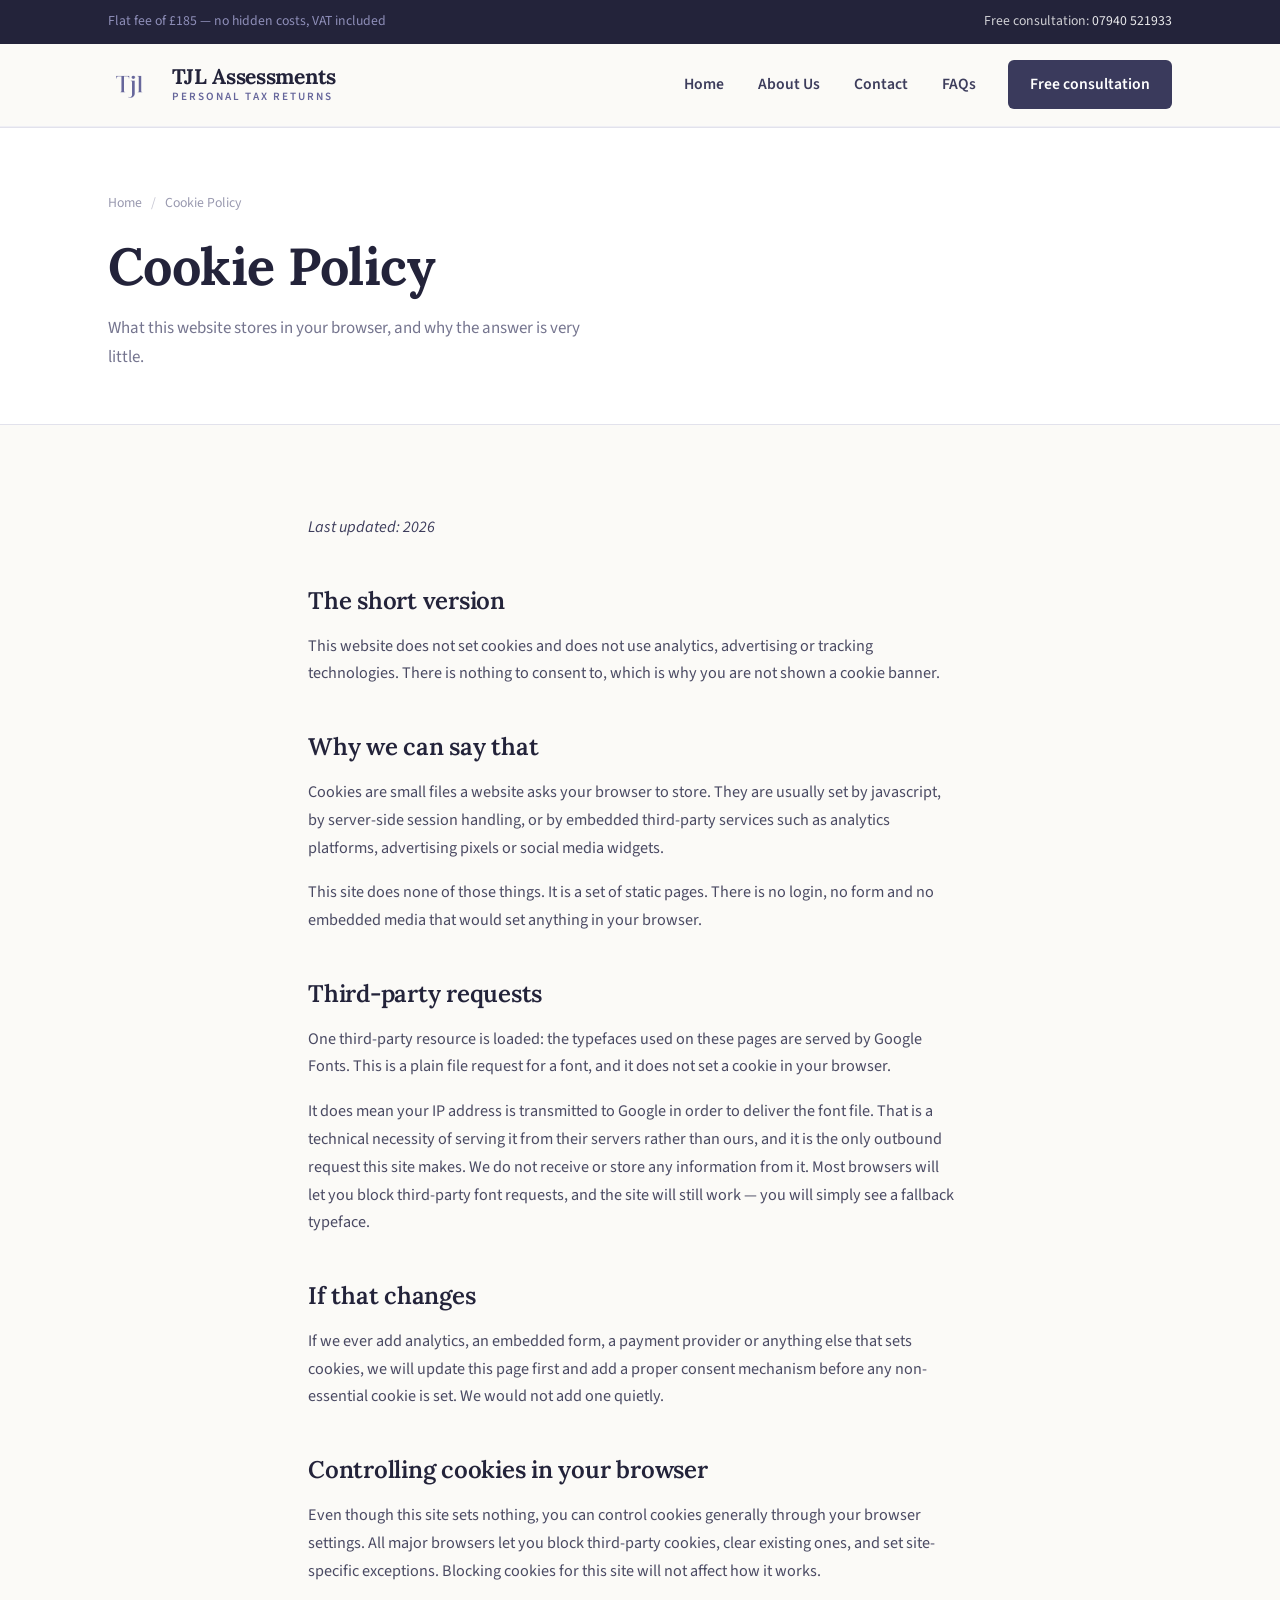
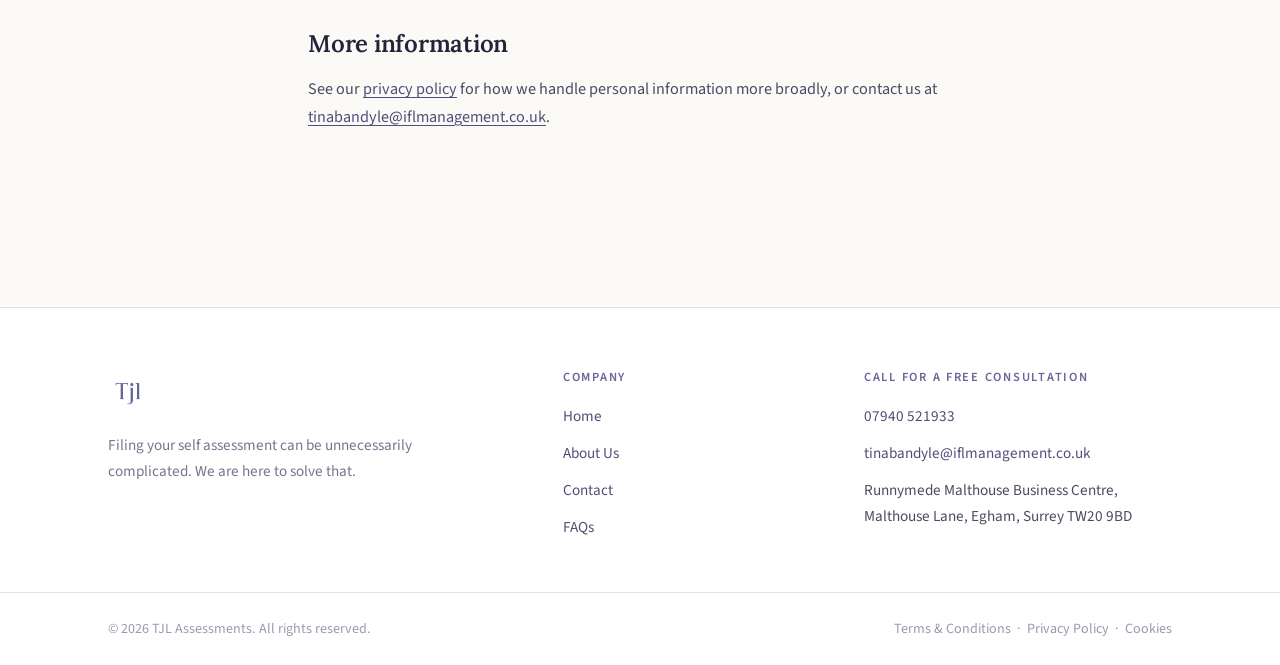
<file: cookie-policy/index.html>
<!DOCTYPE html>
<html lang="en-GB">
<head>
<meta charset="UTF-8">
<meta name="viewport" content="width=device-width, initial-scale=1.0">
<title>Cookie Policy | TJL Assessments</title>
<meta name="description" content="What this website stores in your browser, and why the answer is very little.">
<link rel="canonical" href="https://www.tjlassessments.co.uk/cookie-policy/">
<meta property="og:title" content="Cookie Policy | TJL Assessments">
<meta property="og:description" content="What this website stores in your browser, and why the answer is very little.">
<meta property="og:type" content="website">
<meta property="og:url" content="https://www.tjlassessments.co.uk/cookie-policy/">
<link rel="icon" href="../images/tjla-monogram.png" type="image/png">
<link rel="apple-touch-icon" href="../images/tjla-monogram.png">
<link rel="preconnect" href="https://fonts.googleapis.com">
<link rel="preconnect" href="https://fonts.gstatic.com" crossorigin>
<link href="https://fonts.googleapis.com/css2?family=Lora:wght@500;600;700&family=Source+Sans+3:wght@400;500;600;700&display=swap" rel="stylesheet">
<link rel="stylesheet" href="../css/style.css">

</head>
<body>

<!-- ===== Top bar ===== -->
<div class="topbar">
  <div class="container">
    <div class="promo">Flat fee of £185 — no hidden costs, VAT included</div>
    <div class="links">
      <span>Free consultation: <a href="tel:+447940521933">07940 521933</a></span>
    </div>
  </div>
</div>

<!-- ===== Header ===== -->
<header class="site-header">
  <div class="container">
    <a href="../" class="brand" aria-label="TJL Assessments — home">
      <img src="../images/tjla-monogram.png" alt="">
      <span class="brand-name">TJL Assessments<span>Personal tax returns</span></span>
    </a>
    <button class="nav-toggle" aria-label="Toggle navigation" aria-expanded="false" aria-controls="mainnav"><span></span><span></span><span></span></button>
    <nav class="main-nav" id="mainnav">
      <a href="../">Home</a>
      <a href="../about/">About Us</a>
      <a href="../contact/">Contact</a>
      <a href="../faq/">FAQs</a>
      <a href="../free-consultation/" class="nav-cta">Free consultation</a>
    </nav>
  </div>
</header>

<section class="page-hero">
  <div class="container">
    <nav class="breadcrumb" aria-label="Breadcrumb"><a href="../">Home</a><span>/</span>Cookie Policy</nav>
    <h1>Cookie Policy</h1>
    <p>What this website stores in your browser, and why the answer is very little.</p>
  </div>
</section>

<section class="section">
  <div class="container container-narrow">
    <div class="prose">
      <p><em>Last updated: <span data-year>2026</span></em></p>

      <h2 class="mt-0">The short version</h2>
      <p>This website does not set cookies and does not use analytics, advertising or tracking technologies. There is nothing to consent to, which is why you are not shown a cookie banner.</p>

      <h2>Why we can say that</h2>
      <p>Cookies are small files a website asks your browser to store. They are usually set by javascript, by server-side session handling, or by embedded third-party services such as analytics platforms, advertising pixels or social media widgets.</p>
      <p>This site does none of those things. It is a set of static pages. There is no login, no form and no embedded media that would set anything in your browser.</p>

      <h2>Third-party requests</h2>
      <p>One third-party resource is loaded: the typefaces used on these pages are served by Google Fonts. This is a plain file request for a font, and it does not set a cookie in your browser.</p>
      <p>It does mean your IP address is transmitted to Google in order to deliver the font file. That is a technical necessity of serving it from their servers rather than ours, and it is the only outbound request this site makes. We do not receive or store any information from it. Most browsers will let you block third-party font requests, and the site will still work — you will simply see a fallback typeface.</p>

      <h2>If that changes</h2>
      <p>If we ever add analytics, an embedded form, a payment provider or anything else that sets cookies, we will update this page first and add a proper consent mechanism before any non-essential cookie is set. We would not add one quietly.</p>

      <h2>Controlling cookies in your browser</h2>
      <p>Even though this site sets nothing, you can control cookies generally through your browser settings. All major browsers let you block third-party cookies, clear existing ones, and set site-specific exceptions. Blocking cookies for this site will not affect how it works.</p>

      <h2>More information</h2>
      <p>See our <a href="../privacy-policy/">privacy policy</a> for how we handle personal information more broadly, or contact us at <a href="mailto:tinabandyle@iflmanagement.co.uk">tinabandyle@iflmanagement.co.uk</a>.</p>
    </div>
  </div>
</section>


<!-- ===== Footer ===== -->
<footer class="site-footer">
  <div class="container">
    <div class="footer-brand">
      <img src="../images/tjla-monogram.png" alt="TJL Assessments">
      <p>Filing your self assessment can be unnecessarily complicated. We are here to solve that.</p>
    </div>
    <div>
      <h4>Company</h4>
      <ul>
        <li><a href="../">Home</a></li>
        <li><a href="../about/">About Us</a></li>
        <li><a href="../contact/">Contact</a></li>
        <li><a href="../faq/">FAQs</a></li>
      </ul>
    </div>
    <div>
      <h4>Call for a free consultation</h4>
      <ul>
        <li><a href="tel:+447940521933">07940 521933</a></li>
        <li><a href="mailto:tinabandyle@iflmanagement.co.uk">tinabandyle@iflmanagement.co.uk</a></li>
        <li>Runnymede Malthouse Business Centre,<br>Malthouse Lane, Egham, Surrey TW20 9BD</li>
      </ul>
    </div>
  </div>
  <div class="footer-bottom">
    <div class="container">
      <div>© <span data-year>2026</span> TJL Assessments. All rights reserved.</div>
      <div>
        <a href="../terms-conditions/">Terms &amp; Conditions</a> &nbsp;·&nbsp;
        <a href="../privacy-policy/">Privacy Policy</a> &nbsp;·&nbsp;
        <a href="../cookie-policy/">Cookies</a>
      </div>
    </div>
  </div>
</footer>

<script src="../js/site.js"></script>

</body>
</html>
</file>
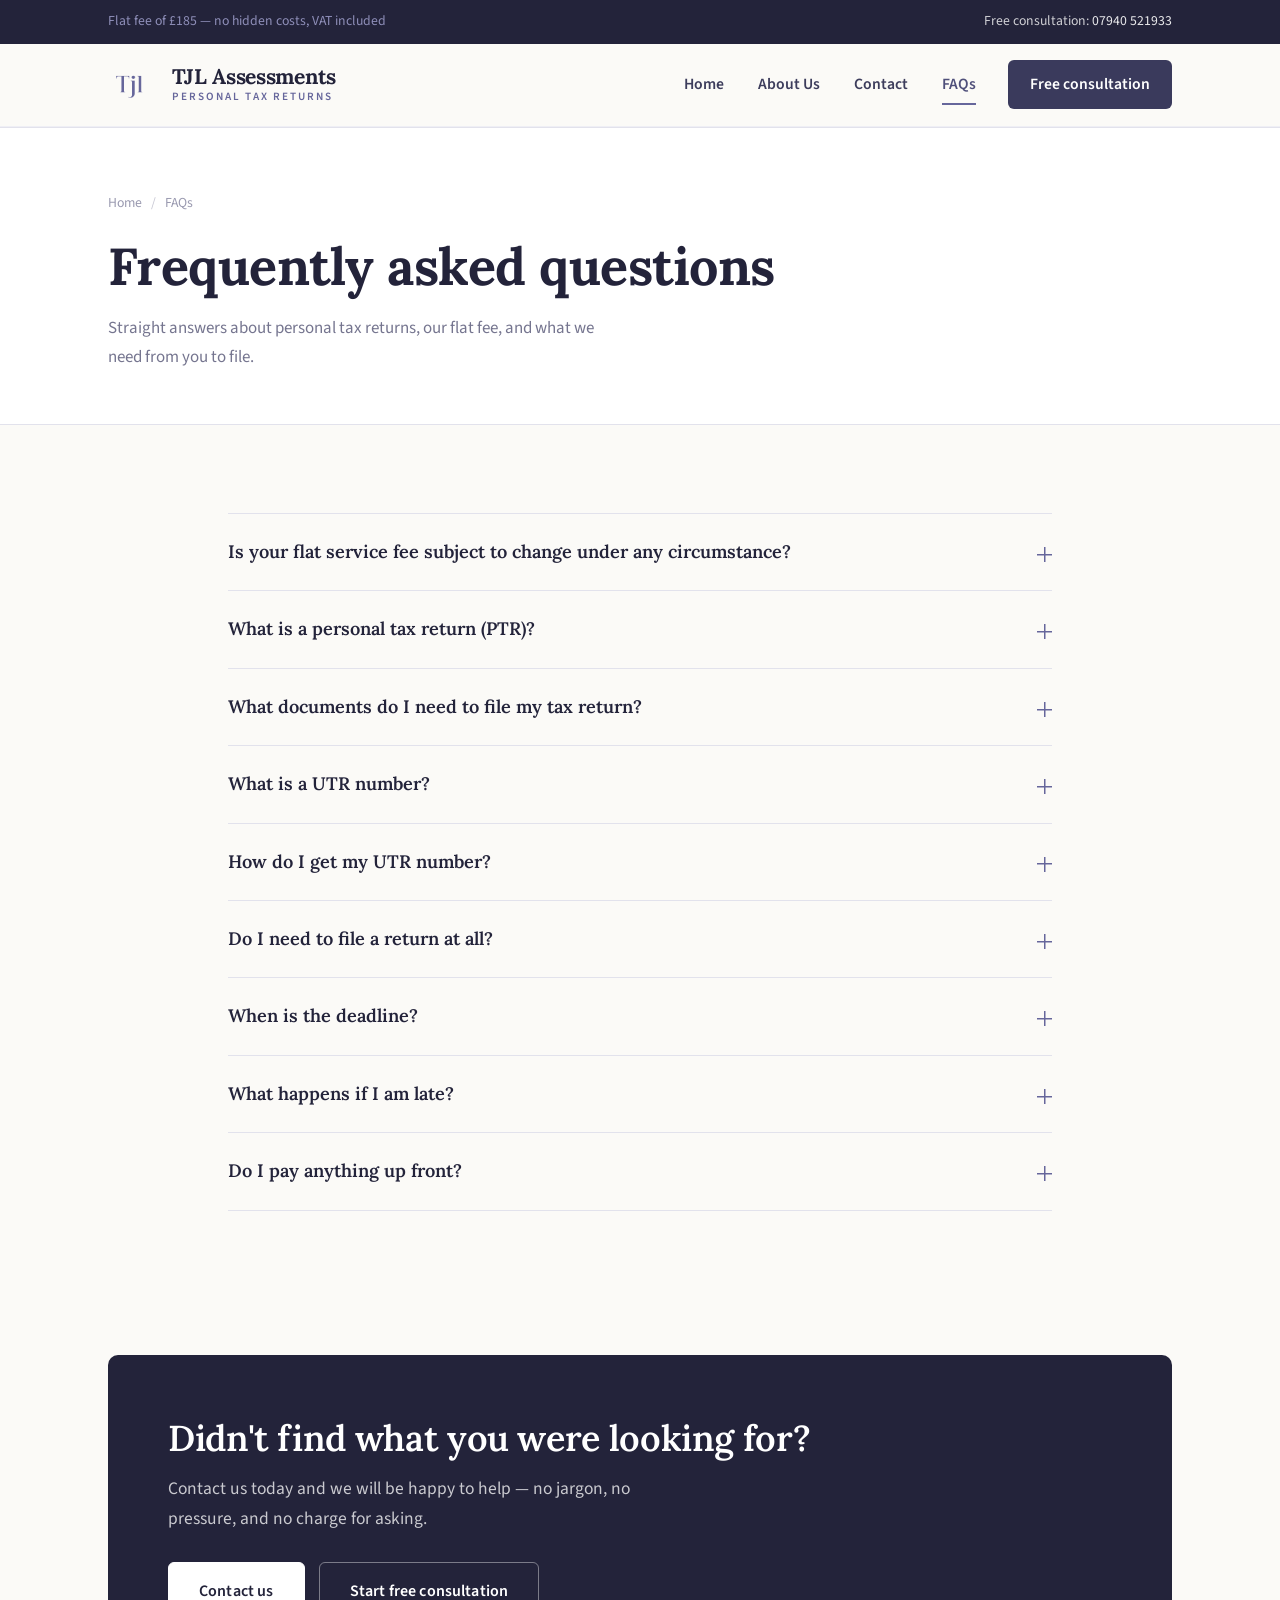
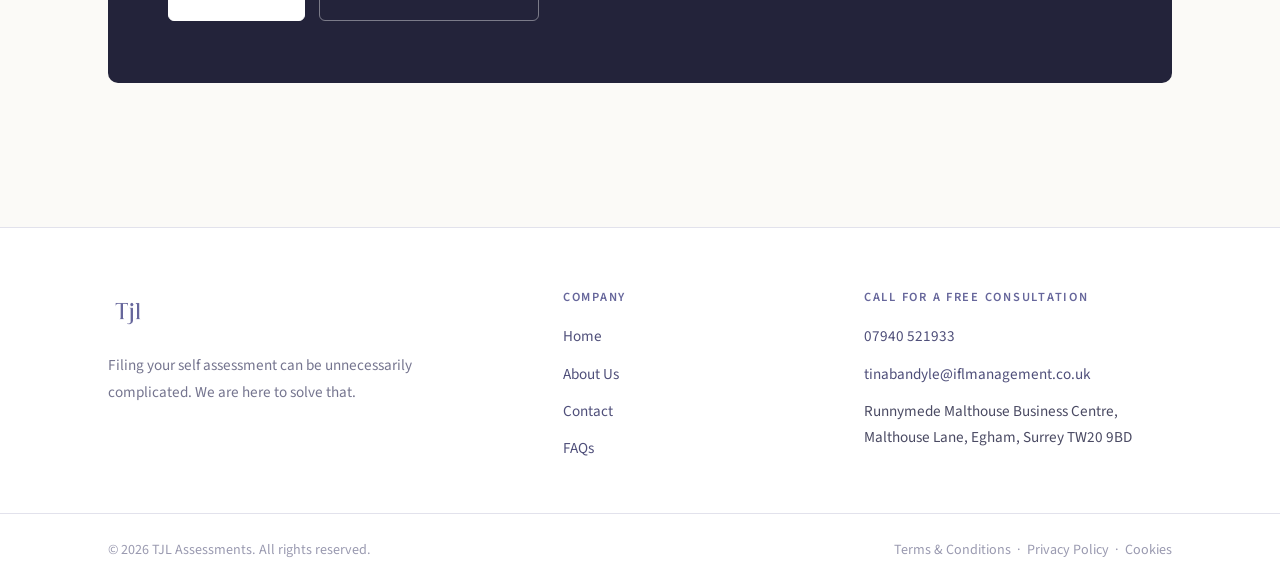
<file: faq/index.html>
<!DOCTYPE html>
<html lang="en-GB">
<head>
<meta charset="UTF-8">
<meta name="viewport" content="width=device-width, initial-scale=1.0">
<title>FAQs | Personal Tax Returns Explained | TJL Assessments</title>
<meta name="description" content="Answers to common self-assessment questions â€” what a personal tax return is, UTR numbers, the documents you need, and whether our flat fee ever changes.">
<link rel="canonical" href="https://www.tjlassessments.co.uk/faq/">
<meta property="og:title" content="FAQs | Personal Tax Returns Explained | TJL Assessments">
<meta property="og:description" content="Answers to common self-assessment questions â€” what a personal tax return is, UTR numbers, the documents you need, and whether our flat fee ever changes.">
<meta property="og:type" content="website">
<meta property="og:url" content="https://www.tjlassessments.co.uk/faq/">
<link rel="icon" href="../images/tjla-monogram.png" type="image/png">
<link rel="apple-touch-icon" href="../images/tjla-monogram.png">
<link rel="preconnect" href="https://fonts.googleapis.com">
<link rel="preconnect" href="https://fonts.gstatic.com" crossorigin>
<link href="https://fonts.googleapis.com/css2?family=Lora:wght@500;600;700&family=Source+Sans+3:wght@400;500;600;700&display=swap" rel="stylesheet">
<link rel="stylesheet" href="../css/style.css">

</head>
<body>

<!-- ===== Top bar ===== -->
<div class="topbar">
  <div class="container">
    <div class="promo">Flat fee of £185 — no hidden costs, VAT included</div>
    <div class="links">
      <span>Free consultation: <a href="tel:+447940521933">07940 521933</a></span>
    </div>
  </div>
</div>

<!-- ===== Header ===== -->
<header class="site-header">
  <div class="container">
    <a href="../" class="brand" aria-label="TJL Assessments — home">
      <img src="../images/tjla-monogram.png" alt="">
      <span class="brand-name">TJL Assessments<span>Personal tax returns</span></span>
    </a>
    <button class="nav-toggle" aria-label="Toggle navigation" aria-expanded="false" aria-controls="mainnav"><span></span><span></span><span></span></button>
    <nav class="main-nav" id="mainnav">
      <a href="../">Home</a>
      <a href="../about/">About Us</a>
      <a href="../contact/">Contact</a>
      <a href="../faq/" class="active">FAQs</a>
      <a href="../free-consultation/" class="nav-cta">Free consultation</a>
    </nav>
  </div>
</header>

<section class="page-hero">
  <div class="container">
    <nav class="breadcrumb" aria-label="Breadcrumb"><a href="../">Home</a><span>/</span>FAQs</nav>
    <h1>Frequently asked questions</h1>
    <p>Straight answers about personal tax returns, our flat fee, and what we need from you to file.</p>
  </div>
</section>

<section class="section">
  <div class="container container-mid">
    <div class="faq">

      <div class="faq-item">
        <button class="faq-q" type="button">Is your flat service fee subject to change under any circumstance?</button>
        <div class="faq-a"><div class="faq-a-inner">
          <p>No. No additional fees will be charged for any personal tax return, no matter how complicated the client's case turns out to be. The fee is agreed before we start and does not move.</p>
        </div></div>
      </div>

      <div class="faq-item">
        <button class="faq-q" type="button">What is a personal tax return (PTR)?</button>
        <div class="faq-a"><div class="faq-a-inner">
          <p>A personal tax return is a form that taxpayers may have to submit to HMRC to declare income, accounting for any money you should pay as tax or receive as a tax refund.</p>
        </div></div>
      </div>

      <div class="faq-item">
        <button class="faq-q" type="button">What documents do I need to file my tax return?</button>
        <div class="faq-a"><div class="faq-a-inner">
          <p>It depends on where your income comes from, but most people need some of the following:</p>
          <ul class="tick-list compact mt-2">
            <li>Your UTR number and National Insurance number</li>
            <li>A P60 or P45 from any employment, plus payslips if you have them</li>
            <li>Records of self-employed income and allowable expenses</li>
            <li>Bank or building society interest statements</li>
            <li>Dividend vouchers or investment platform statements</li>
            <li>Rental income and expenses, if you let property</li>
            <li>Details of pension contributions and Gift Aid donations</li>
            <li>Records of anything you sold that may attract Capital Gains Tax</li>
          </ul>
          <p class="mt-2">Do not worry if you are missing something. Tell us what you do have and we will help you work out what else is needed — HMRC holds much of the information and we can often reconstruct a position from what is available.</p>
        </div></div>
      </div>

      <div class="faq-item">
        <button class="faq-q" type="button">What is a UTR number?</button>
        <div class="faq-a"><div class="faq-a-inner">
          <p>A UTR (unique taxpayer reference) number is a code for HMRC to identify you as a taxpayer. It is ten digits long and appears on any letters HMRC has sent you.</p>
        </div></div>
      </div>

      <div class="faq-item">
        <button class="faq-q" type="button">How do I get my UTR number?</button>
        <div class="faq-a"><div class="faq-a-inner">
          <p>After signing up to HMRC's online service you will be emailed your UTR number within about a week. If you have filed before you will already have one — it is on your previous return and on HMRC correspondence.</p>
        </div></div>
      </div>

      <div class="faq-item">
        <button class="faq-q" type="button">Do I need to file a return at all?</button>
        <div class="faq-a"><div class="faq-a-inner">
          <p>You usually need to file if you were self-employed and earned over £1,000, received untaxed income such as rent, dividends or savings interest, or need to report a capital gain. If all your income is taxed through PAYE and you have nothing else to declare, you often do not. If you are unsure, ask us — the consultation is free.</p>
        </div></div>
      </div>

      <div class="faq-item">
        <button class="faq-q" type="button">When is the deadline?</button>
        <div class="faq-a"><div class="faq-a-inner">
          <p>Online returns and any tax owed for the previous tax year are due by <strong>31 January</strong>. If you are registering for self-assessment for the first time, you must do that by <strong>5 October</strong> — a separate deadline that catches people out every year.</p>
        </div></div>
      </div>

      <div class="faq-item">
        <button class="faq-q" type="button">What happens if I am late?</button>
        <div class="faq-a"><div class="faq-a-inner">
          <p>HMRC issues an automatic £100 penalty for a late return, even if you owe no tax. Further daily penalties can follow after three months, and interest accrues on unpaid tax from the day it was due. If you are already late, contact us — it is almost always better to file than to keep waiting.</p>
        </div></div>
      </div>

      <div class="faq-item">
        <button class="faq-q" type="button">Do I pay anything up front?</button>
        <div class="faq-a"><div class="faq-a-inner">
          <p>No. The consultation and the sign-up are both free, and you can speak to an accountant with no obligation before paying anything. You pay the £185 flat fee only when you are ready for us to prepare and file your return.</p>
        </div></div>
      </div>

    </div>
  </div>
</section>

<section class="section-tight">
  <div class="container">
    <div class="cta-band">
      <h2>Didn't find what you were looking for?</h2>
      <p>Contact us today and we will be happy to help — no jargon, no pressure, and no charge for asking.</p>
      <div class="actions">
        <a href="../contact/" class="btn btn-primary">Contact us</a>
        <a href="../free-consultation/" class="btn btn-outline">Start free consultation</a>
      </div>
    </div>
  </div>
</section>


<!-- ===== Footer ===== -->
<footer class="site-footer">
  <div class="container">
    <div class="footer-brand">
      <img src="../images/tjla-monogram.png" alt="TJL Assessments">
      <p>Filing your self assessment can be unnecessarily complicated. We are here to solve that.</p>
    </div>
    <div>
      <h4>Company</h4>
      <ul>
        <li><a href="../">Home</a></li>
        <li><a href="../about/">About Us</a></li>
        <li><a href="../contact/">Contact</a></li>
        <li><a href="../faq/">FAQs</a></li>
      </ul>
    </div>
    <div>
      <h4>Call for a free consultation</h4>
      <ul>
        <li><a href="tel:+447940521933">07940 521933</a></li>
        <li><a href="mailto:tinabandyle@iflmanagement.co.uk">tinabandyle@iflmanagement.co.uk</a></li>
        <li>Runnymede Malthouse Business Centre,<br>Malthouse Lane, Egham, Surrey TW20 9BD</li>
      </ul>
    </div>
  </div>
  <div class="footer-bottom">
    <div class="container">
      <div>© <span data-year>2026</span> TJL Assessments. All rights reserved.</div>
      <div>
        <a href="../terms-conditions/">Terms &amp; Conditions</a> &nbsp;·&nbsp;
        <a href="../privacy-policy/">Privacy Policy</a> &nbsp;·&nbsp;
        <a href="../cookie-policy/">Cookies</a>
      </div>
    </div>
  </div>
</footer>

<script src="../js/site.js"></script>

</body>
</html>
</file>
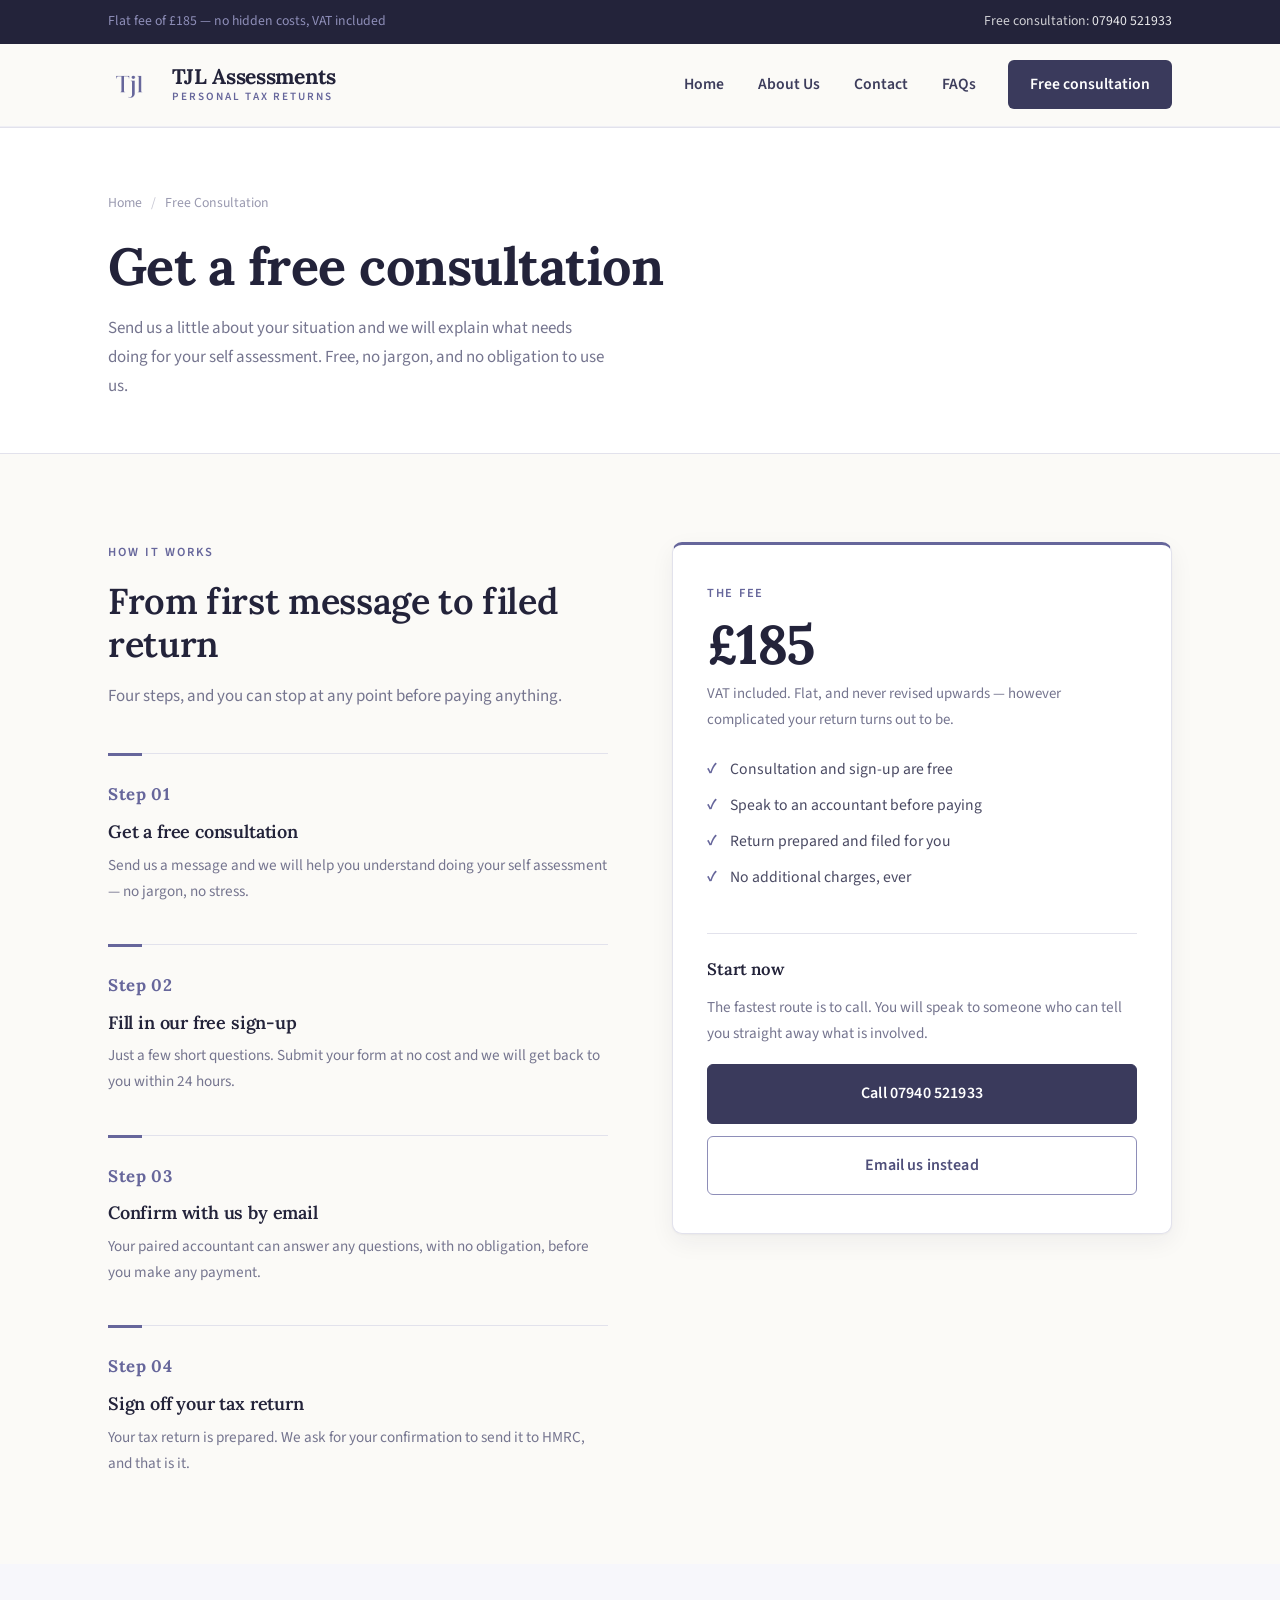
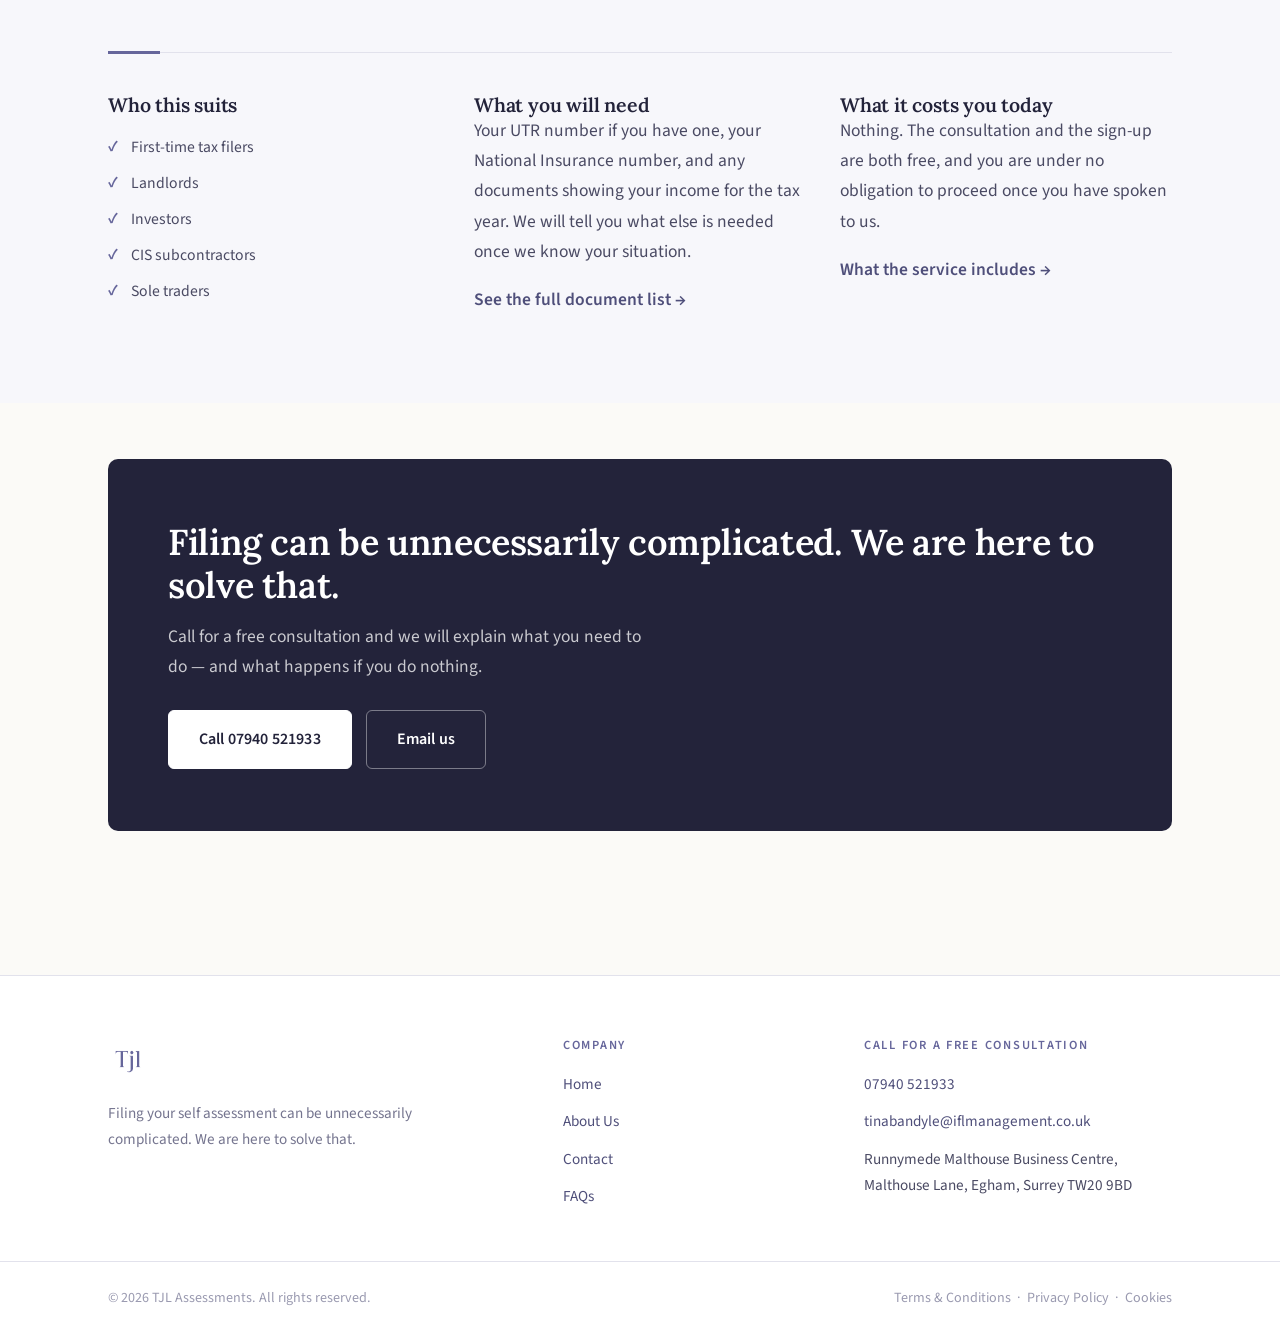
<file: free-consultation/index.html>
<!DOCTYPE html>
<html lang="en-GB">
<head>
<meta charset="UTF-8">
<meta name="viewport" content="width=device-width, initial-scale=1.0">
<title>Free Consultation | Start Your Self Assessment | TJL Assessments</title>
<meta name="description" content="Book a free consultation about your self assessment. Send us a few details, hear back within 24 hours, and pay nothing until you are ready to proceed.">
<link rel="canonical" href="https://www.tjlassessments.co.uk/free-consultation/">
<meta property="og:title" content="Free Consultation | Start Your Self Assessment | TJL Assessments">
<meta property="og:description" content="Book a free consultation about your self assessment. Send us a few details, hear back within 24 hours, and pay nothing until you are ready to proceed.">
<meta property="og:type" content="website">
<meta property="og:url" content="https://www.tjlassessments.co.uk/free-consultation/">
<link rel="icon" href="../images/tjla-monogram.png" type="image/png">
<link rel="apple-touch-icon" href="../images/tjla-monogram.png">
<link rel="preconnect" href="https://fonts.googleapis.com">
<link rel="preconnect" href="https://fonts.gstatic.com" crossorigin>
<link href="https://fonts.googleapis.com/css2?family=Lora:wght@500;600;700&family=Source+Sans+3:wght@400;500;600;700&display=swap" rel="stylesheet">
<link rel="stylesheet" href="../css/style.css">

</head>
<body>

<!-- ===== Top bar ===== -->
<div class="topbar">
  <div class="container">
    <div class="promo">Flat fee of £185 — no hidden costs, VAT included</div>
    <div class="links">
      <span>Free consultation: <a href="tel:+447940521933">07940 521933</a></span>
    </div>
  </div>
</div>

<!-- ===== Header ===== -->
<header class="site-header">
  <div class="container">
    <a href="../" class="brand" aria-label="TJL Assessments — home">
      <img src="../images/tjla-monogram.png" alt="">
      <span class="brand-name">TJL Assessments<span>Personal tax returns</span></span>
    </a>
    <button class="nav-toggle" aria-label="Toggle navigation" aria-expanded="false" aria-controls="mainnav"><span></span><span></span><span></span></button>
    <nav class="main-nav" id="mainnav">
      <a href="../">Home</a>
      <a href="../about/">About Us</a>
      <a href="../contact/">Contact</a>
      <a href="../faq/">FAQs</a>
      <a href="../free-consultation/" class="nav-cta">Free consultation</a>
    </nav>
  </div>
</header>

<section class="page-hero">
  <div class="container">
    <nav class="breadcrumb" aria-label="Breadcrumb"><a href="../">Home</a><span>/</span>Free Consultation</nav>
    <h1>Get a free consultation</h1>
    <p>Send us a little about your situation and we will explain what needs doing for your self assessment. Free, no jargon, and no obligation to use us.</p>
  </div>
</section>

<section class="section">
  <div class="container">
    <div class="grid grid-2" style="gap:64px; align-items:start;">
      <div>
        <span class="eyebrow">How it works</span>
        <h2 class="section-title">From first message to filed return</h2>
        <p class="section-sub mb-4">Four steps, and you can stop at any point before paying anything.</p>

        <div class="steps">
          <div class="step reveal">
            <div class="step-num">Step 01</div>
            <h3>Get a free consultation</h3>
            <p>Send us a message and we will help you understand doing your self assessment — no jargon, no stress.</p>
          </div>
          <div class="step reveal">
            <div class="step-num">Step 02</div>
            <h3>Fill in our free sign-up</h3>
            <p>Just a few short questions. Submit your form at no cost and we will get back to you within 24 hours.</p>
          </div>
          <div class="step reveal">
            <div class="step-num">Step 03</div>
            <h3>Confirm with us by email</h3>
            <p>Your paired accountant can answer any questions, with no obligation, before you make any payment.</p>
          </div>
          <div class="step reveal">
            <div class="step-num">Step 04</div>
            <h3>Sign off your tax return</h3>
            <p>Your tax return is prepared. We ask for your confirmation to send it to HMRC, and that is it.</p>
          </div>
        </div>
      </div>

      <div>
        <div class="fee-card">
          <div class="fee-label">The fee</div>
          <div class="fee-amount">£185</div>
          <p class="fee-note">VAT included. Flat, and never revised upwards — however complicated your return turns out to be.</p>
          <ul class="tick-list compact">
            <li>Consultation and sign-up are free</li>
            <li>Speak to an accountant before paying</li>
            <li>Return prepared and filed for you</li>
            <li>No additional charges, ever</li>
          </ul>
          <div class="mt-4" style="border-top:1px solid var(--rule); padding-top:26px;">
            <h4 style="margin-bottom:14px;">Start now</h4>
            <p style="font-size:.95rem;color:var(--muted);margin-bottom:18px;">The fastest route is to call. You will speak to someone who can tell you straight away what is involved.</p>
            <a href="tel:+447940521933" class="btn btn-primary btn-block">Call 07940 521933</a>
            <a href="mailto:tinabandyle@iflmanagement.co.uk" class="btn btn-outline btn-block" style="margin-top:12px;">Email us instead</a>
          </div>
        </div>
      </div>
    </div>
  </div>
</section>

<section class="section section-brand">
  <div class="container">
    <div class="rule"></div>
    <div class="grid grid-3">
      <div>
        <h3>Who this suits</h3>
        <ul class="tick-list compact mt-2">
          <li>First-time tax filers</li>
          <li>Landlords</li>
          <li>Investors</li>
          <li>CIS subcontractors</li>
          <li>Sole traders</li>
        </ul>
      </div>
      <div>
        <h3>What you will need</h3>
        <p>Your UTR number if you have one, your National Insurance number, and any documents showing your income for the tax year. We will tell you what else is needed once we know your situation.</p>
        <p><a href="../faq/" class="link-arrow">See the full document list</a></p>
      </div>
      <div>
        <h3>What it costs you today</h3>
        <p>Nothing. The consultation and the sign-up are both free, and you are under no obligation to proceed once you have spoken to us.</p>
        <p><a href="../self-assessment/" class="link-arrow">What the service includes</a></p>
      </div>
    </div>
  </div>
</section>

<section class="section-tight">
  <div class="container">
    <div class="cta-band">
      <h2>Filing can be unnecessarily complicated. We are here to solve that.</h2>
      <p>Call for a free consultation and we will explain what you need to do — and what happens if you do nothing.</p>
      <div class="actions">
        <a href="tel:+447940521933" class="btn btn-primary">Call 07940 521933</a>
        <a href="mailto:tinabandyle@iflmanagement.co.uk" class="btn btn-outline">Email us</a>
      </div>
    </div>
  </div>
</section>


<!-- ===== Footer ===== -->
<footer class="site-footer">
  <div class="container">
    <div class="footer-brand">
      <img src="../images/tjla-monogram.png" alt="TJL Assessments">
      <p>Filing your self assessment can be unnecessarily complicated. We are here to solve that.</p>
    </div>
    <div>
      <h4>Company</h4>
      <ul>
        <li><a href="../">Home</a></li>
        <li><a href="../about/">About Us</a></li>
        <li><a href="../contact/">Contact</a></li>
        <li><a href="../faq/">FAQs</a></li>
      </ul>
    </div>
    <div>
      <h4>Call for a free consultation</h4>
      <ul>
        <li><a href="tel:+447940521933">07940 521933</a></li>
        <li><a href="mailto:tinabandyle@iflmanagement.co.uk">tinabandyle@iflmanagement.co.uk</a></li>
        <li>Runnymede Malthouse Business Centre,<br>Malthouse Lane, Egham, Surrey TW20 9BD</li>
      </ul>
    </div>
  </div>
  <div class="footer-bottom">
    <div class="container">
      <div>© <span data-year>2026</span> TJL Assessments. All rights reserved.</div>
      <div>
        <a href="../terms-conditions/">Terms &amp; Conditions</a> &nbsp;·&nbsp;
        <a href="../privacy-policy/">Privacy Policy</a> &nbsp;·&nbsp;
        <a href="../cookie-policy/">Cookies</a>
      </div>
    </div>
  </div>
</footer>

<script src="../js/site.js"></script>

</body>
</html>
</file>
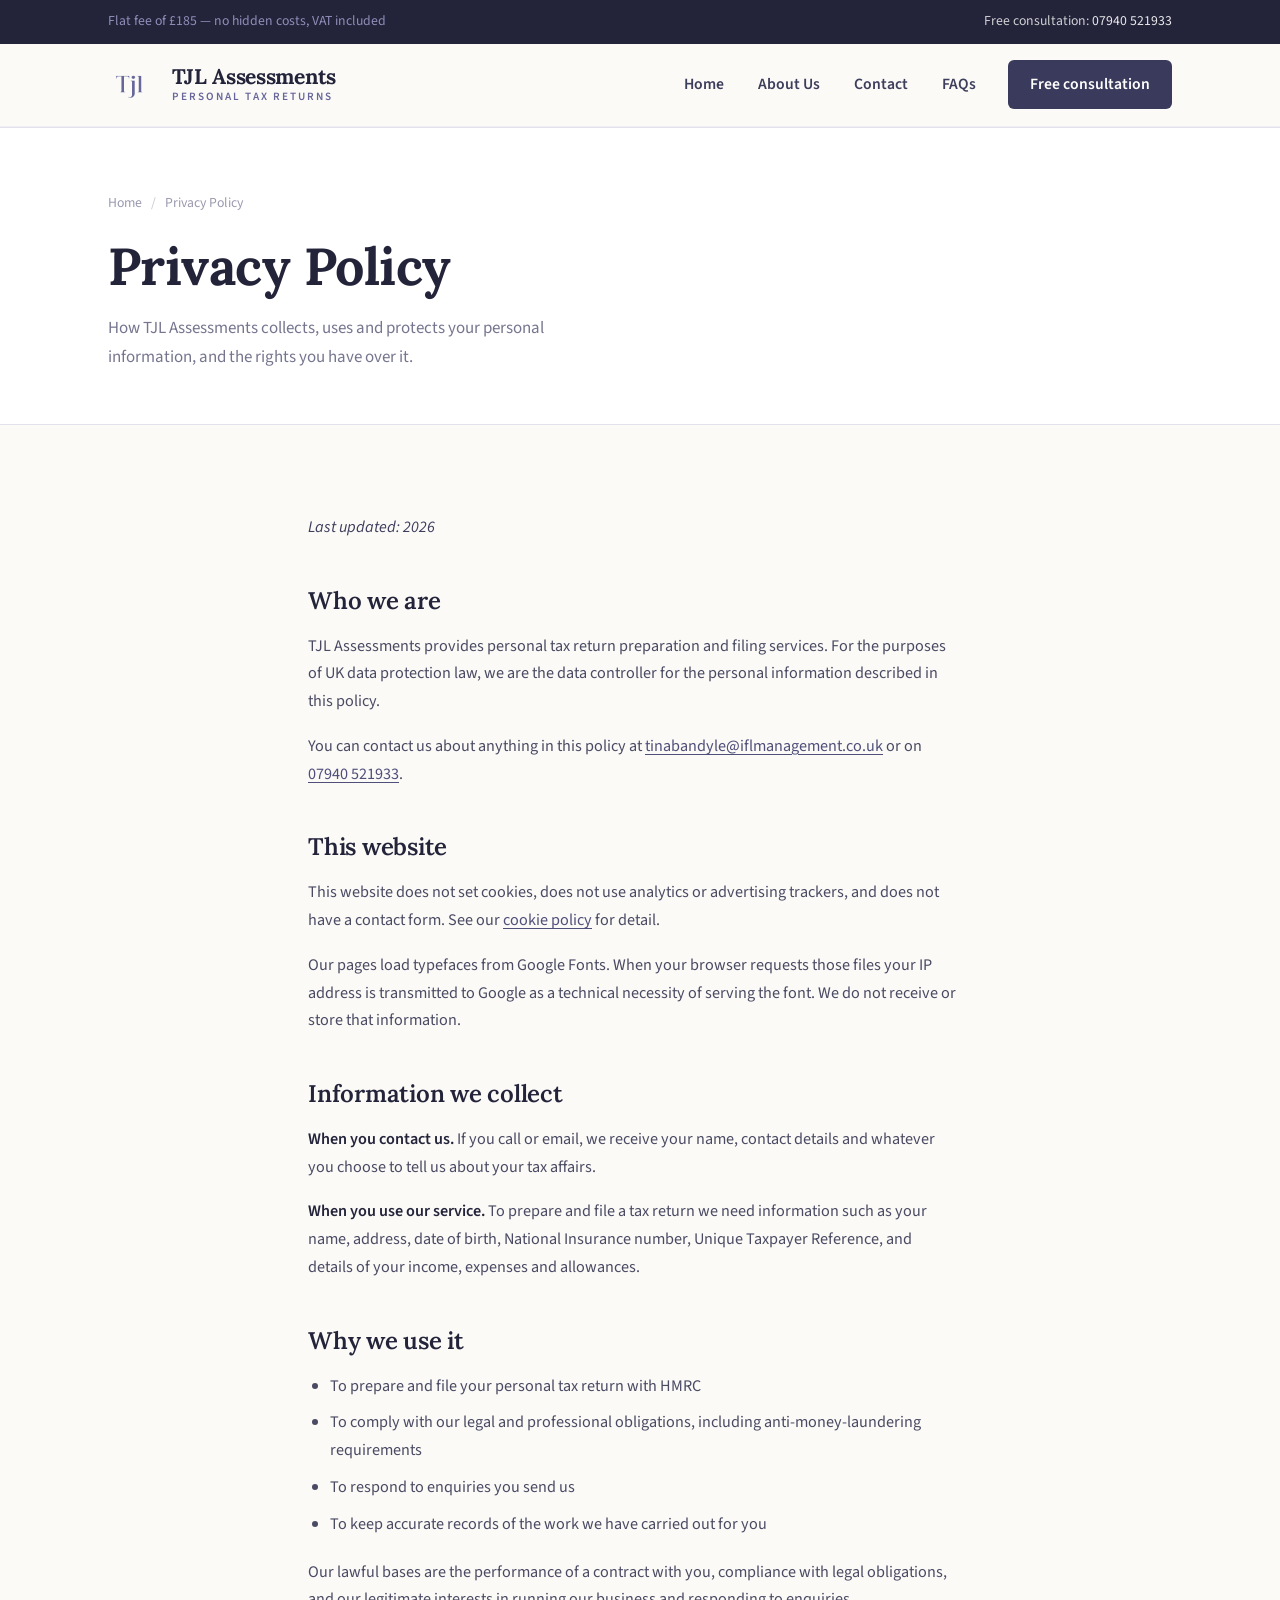
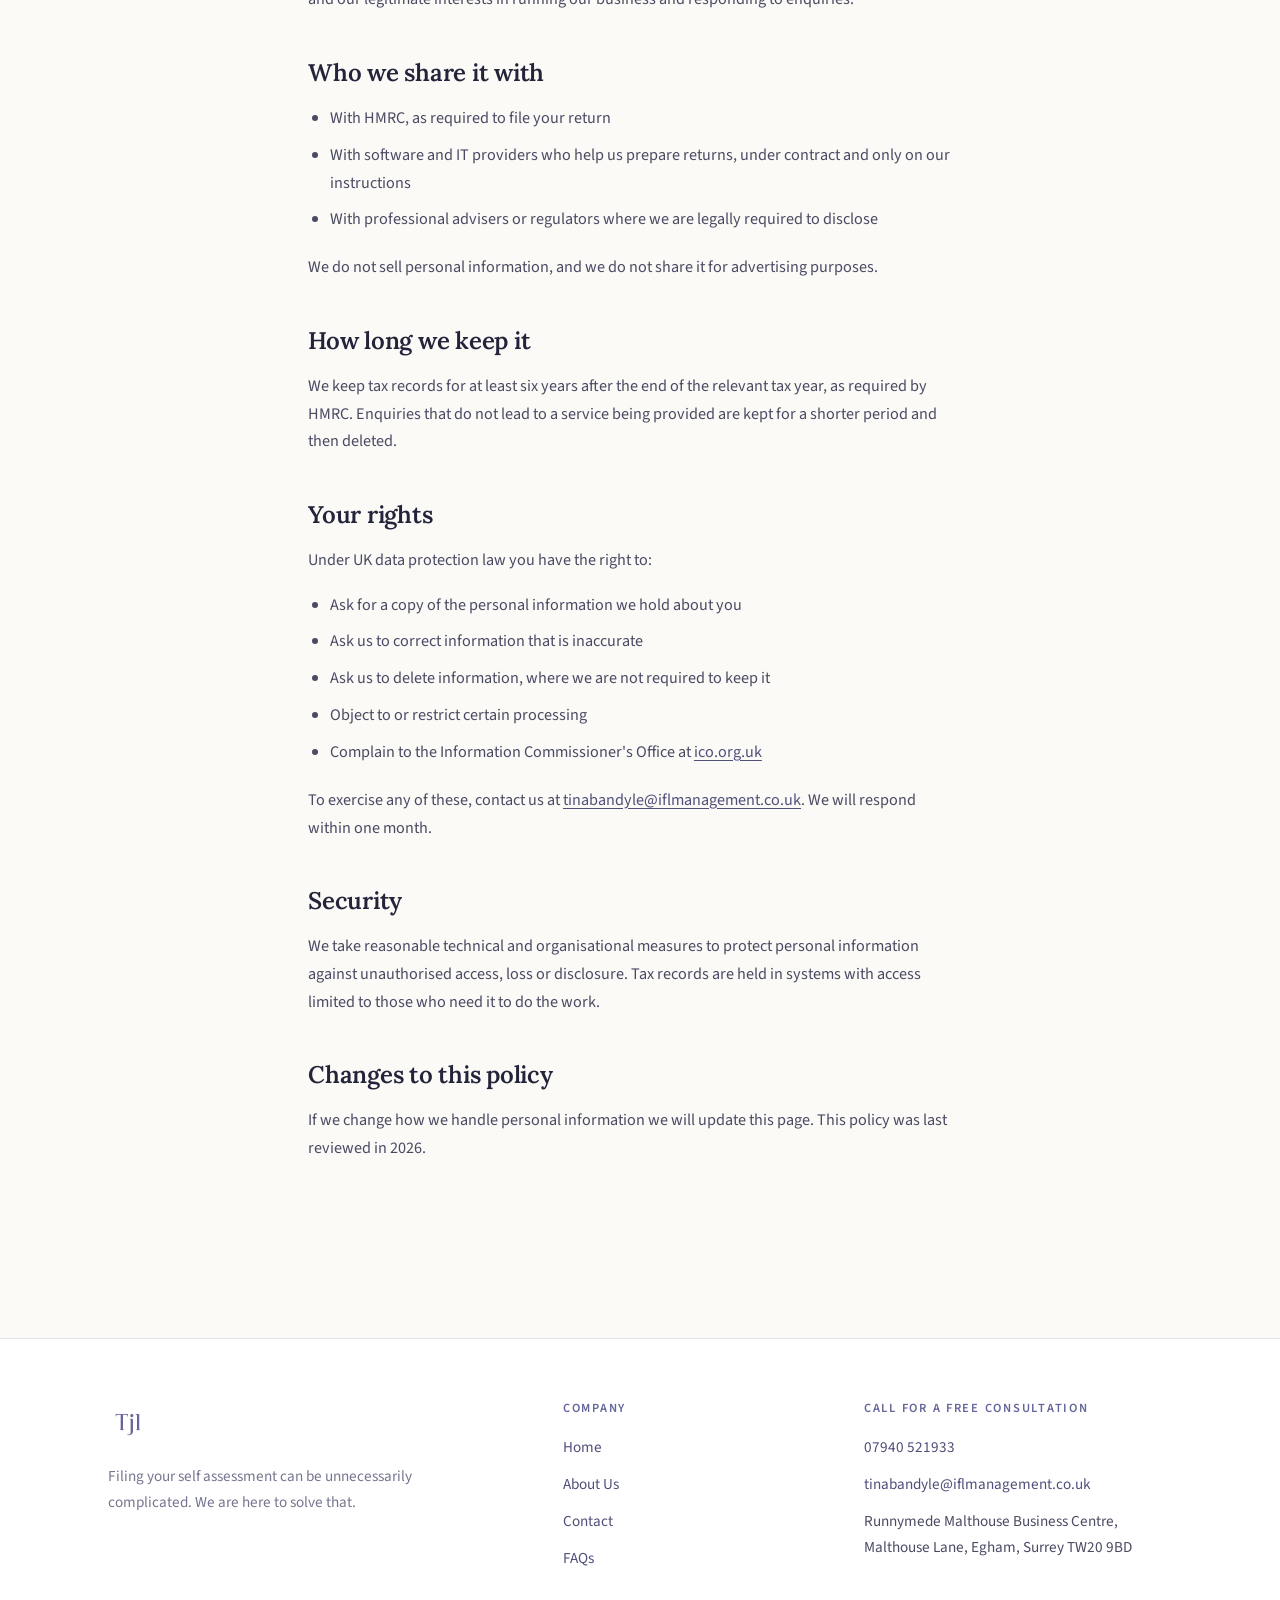
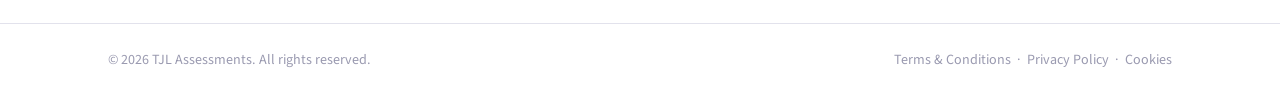
<file: privacy-policy/index.html>
<!DOCTYPE html>
<html lang="en-GB">
<head>
<meta charset="UTF-8">
<meta name="viewport" content="width=device-width, initial-scale=1.0">
<title>Privacy Policy | TJL Assessments</title>
<meta name="description" content="How TJL Assessments collects, uses, stores and protects your personal information, and the rights you have over it under UK data protection law.">
<link rel="canonical" href="https://www.tjlassessments.co.uk/privacy-policy/">
<meta property="og:title" content="Privacy Policy | TJL Assessments">
<meta property="og:description" content="How TJL Assessments collects, uses, stores and protects your personal information, and the rights you have over it under UK data protection law.">
<meta property="og:type" content="website">
<meta property="og:url" content="https://www.tjlassessments.co.uk/privacy-policy/">
<link rel="icon" href="../images/tjla-monogram.png" type="image/png">
<link rel="apple-touch-icon" href="../images/tjla-monogram.png">
<link rel="preconnect" href="https://fonts.googleapis.com">
<link rel="preconnect" href="https://fonts.gstatic.com" crossorigin>
<link href="https://fonts.googleapis.com/css2?family=Lora:wght@500;600;700&family=Source+Sans+3:wght@400;500;600;700&display=swap" rel="stylesheet">
<link rel="stylesheet" href="../css/style.css">

</head>
<body>

<!-- ===== Top bar ===== -->
<div class="topbar">
  <div class="container">
    <div class="promo">Flat fee of £185 — no hidden costs, VAT included</div>
    <div class="links">
      <span>Free consultation: <a href="tel:+447940521933">07940 521933</a></span>
    </div>
  </div>
</div>

<!-- ===== Header ===== -->
<header class="site-header">
  <div class="container">
    <a href="../" class="brand" aria-label="TJL Assessments — home">
      <img src="../images/tjla-monogram.png" alt="">
      <span class="brand-name">TJL Assessments<span>Personal tax returns</span></span>
    </a>
    <button class="nav-toggle" aria-label="Toggle navigation" aria-expanded="false" aria-controls="mainnav"><span></span><span></span><span></span></button>
    <nav class="main-nav" id="mainnav">
      <a href="../">Home</a>
      <a href="../about/">About Us</a>
      <a href="../contact/">Contact</a>
      <a href="../faq/">FAQs</a>
      <a href="../free-consultation/" class="nav-cta">Free consultation</a>
    </nav>
  </div>
</header>

<section class="page-hero">
  <div class="container">
    <nav class="breadcrumb" aria-label="Breadcrumb"><a href="../">Home</a><span>/</span>Privacy Policy</nav>
    <h1>Privacy Policy</h1>
    <p>How TJL Assessments collects, uses and protects your personal information, and the rights you have over it.</p>
  </div>
</section>

<section class="section">
  <div class="container container-narrow">
    <div class="prose">
      <p><em>Last updated: <span data-year>2026</span></em></p>

      <h2 class="mt-0">Who we are</h2>
      <p>TJL Assessments provides personal tax return preparation and filing services. For the purposes of UK data protection law, we are the data controller for the personal information described in this policy.</p>
      <p>You can contact us about anything in this policy at <a href="mailto:tinabandyle@iflmanagement.co.uk">tinabandyle@iflmanagement.co.uk</a> or on <a href="tel:+447940521933">07940 521933</a>.</p>

      <h2>This website</h2>
      <p>This website does not set cookies, does not use analytics or advertising trackers, and does not have a contact form. See our <a href="../cookie-policy/">cookie policy</a> for detail.</p>
      <p>Our pages load typefaces from Google Fonts. When your browser requests those files your IP address is transmitted to Google as a technical necessity of serving the font. We do not receive or store that information.</p>

      <h2>Information we collect</h2>
      <p><strong>When you contact us.</strong> If you call or email, we receive your name, contact details and whatever you choose to tell us about your tax affairs.</p>
      <p><strong>When you use our service.</strong> To prepare and file a tax return we need information such as your name, address, date of birth, National Insurance number, Unique Taxpayer Reference, and details of your income, expenses and allowances.</p>

      <h2>Why we use it</h2>
      <ul>
        <li>To prepare and file your personal tax return with HMRC</li>
        <li>To comply with our legal and professional obligations, including anti-money-laundering requirements</li>
        <li>To respond to enquiries you send us</li>
        <li>To keep accurate records of the work we have carried out for you</li>
      </ul>
      <p>Our lawful bases are the performance of a contract with you, compliance with legal obligations, and our legitimate interests in running our business and responding to enquiries.</p>

      <h2>Who we share it with</h2>
      <ul>
        <li>With HMRC, as required to file your return</li>
        <li>With software and IT providers who help us prepare returns, under contract and only on our instructions</li>
        <li>With professional advisers or regulators where we are legally required to disclose</li>
      </ul>
      <p>We do not sell personal information, and we do not share it for advertising purposes.</p>

      <h2>How long we keep it</h2>
      <p>We keep tax records for at least six years after the end of the relevant tax year, as required by HMRC. Enquiries that do not lead to a service being provided are kept for a shorter period and then deleted.</p>

      <h2>Your rights</h2>
      <p>Under UK data protection law you have the right to:</p>
      <ul>
        <li>Ask for a copy of the personal information we hold about you</li>
        <li>Ask us to correct information that is inaccurate</li>
        <li>Ask us to delete information, where we are not required to keep it</li>
        <li>Object to or restrict certain processing</li>
        <li>Complain to the Information Commissioner's Office at <a href="https://ico.org.uk" rel="noopener">ico.org.uk</a></li>
      </ul>
      <p>To exercise any of these, contact us at <a href="mailto:tinabandyle@iflmanagement.co.uk">tinabandyle@iflmanagement.co.uk</a>. We will respond within one month.</p>

      <h2>Security</h2>
      <p>We take reasonable technical and organisational measures to protect personal information against unauthorised access, loss or disclosure. Tax records are held in systems with access limited to those who need it to do the work.</p>

      <h2>Changes to this policy</h2>
      <p>If we change how we handle personal information we will update this page. This policy was last reviewed in <span data-year>2026</span>.</p>
    </div>
  </div>
</section>


<!-- ===== Footer ===== -->
<footer class="site-footer">
  <div class="container">
    <div class="footer-brand">
      <img src="../images/tjla-monogram.png" alt="TJL Assessments">
      <p>Filing your self assessment can be unnecessarily complicated. We are here to solve that.</p>
    </div>
    <div>
      <h4>Company</h4>
      <ul>
        <li><a href="../">Home</a></li>
        <li><a href="../about/">About Us</a></li>
        <li><a href="../contact/">Contact</a></li>
        <li><a href="../faq/">FAQs</a></li>
      </ul>
    </div>
    <div>
      <h4>Call for a free consultation</h4>
      <ul>
        <li><a href="tel:+447940521933">07940 521933</a></li>
        <li><a href="mailto:tinabandyle@iflmanagement.co.uk">tinabandyle@iflmanagement.co.uk</a></li>
        <li>Runnymede Malthouse Business Centre,<br>Malthouse Lane, Egham, Surrey TW20 9BD</li>
      </ul>
    </div>
  </div>
  <div class="footer-bottom">
    <div class="container">
      <div>© <span data-year>2026</span> TJL Assessments. All rights reserved.</div>
      <div>
        <a href="../terms-conditions/">Terms &amp; Conditions</a> &nbsp;·&nbsp;
        <a href="../privacy-policy/">Privacy Policy</a> &nbsp;·&nbsp;
        <a href="../cookie-policy/">Cookies</a>
      </div>
    </div>
  </div>
</footer>

<script src="../js/site.js"></script>

</body>
</html>
</file>
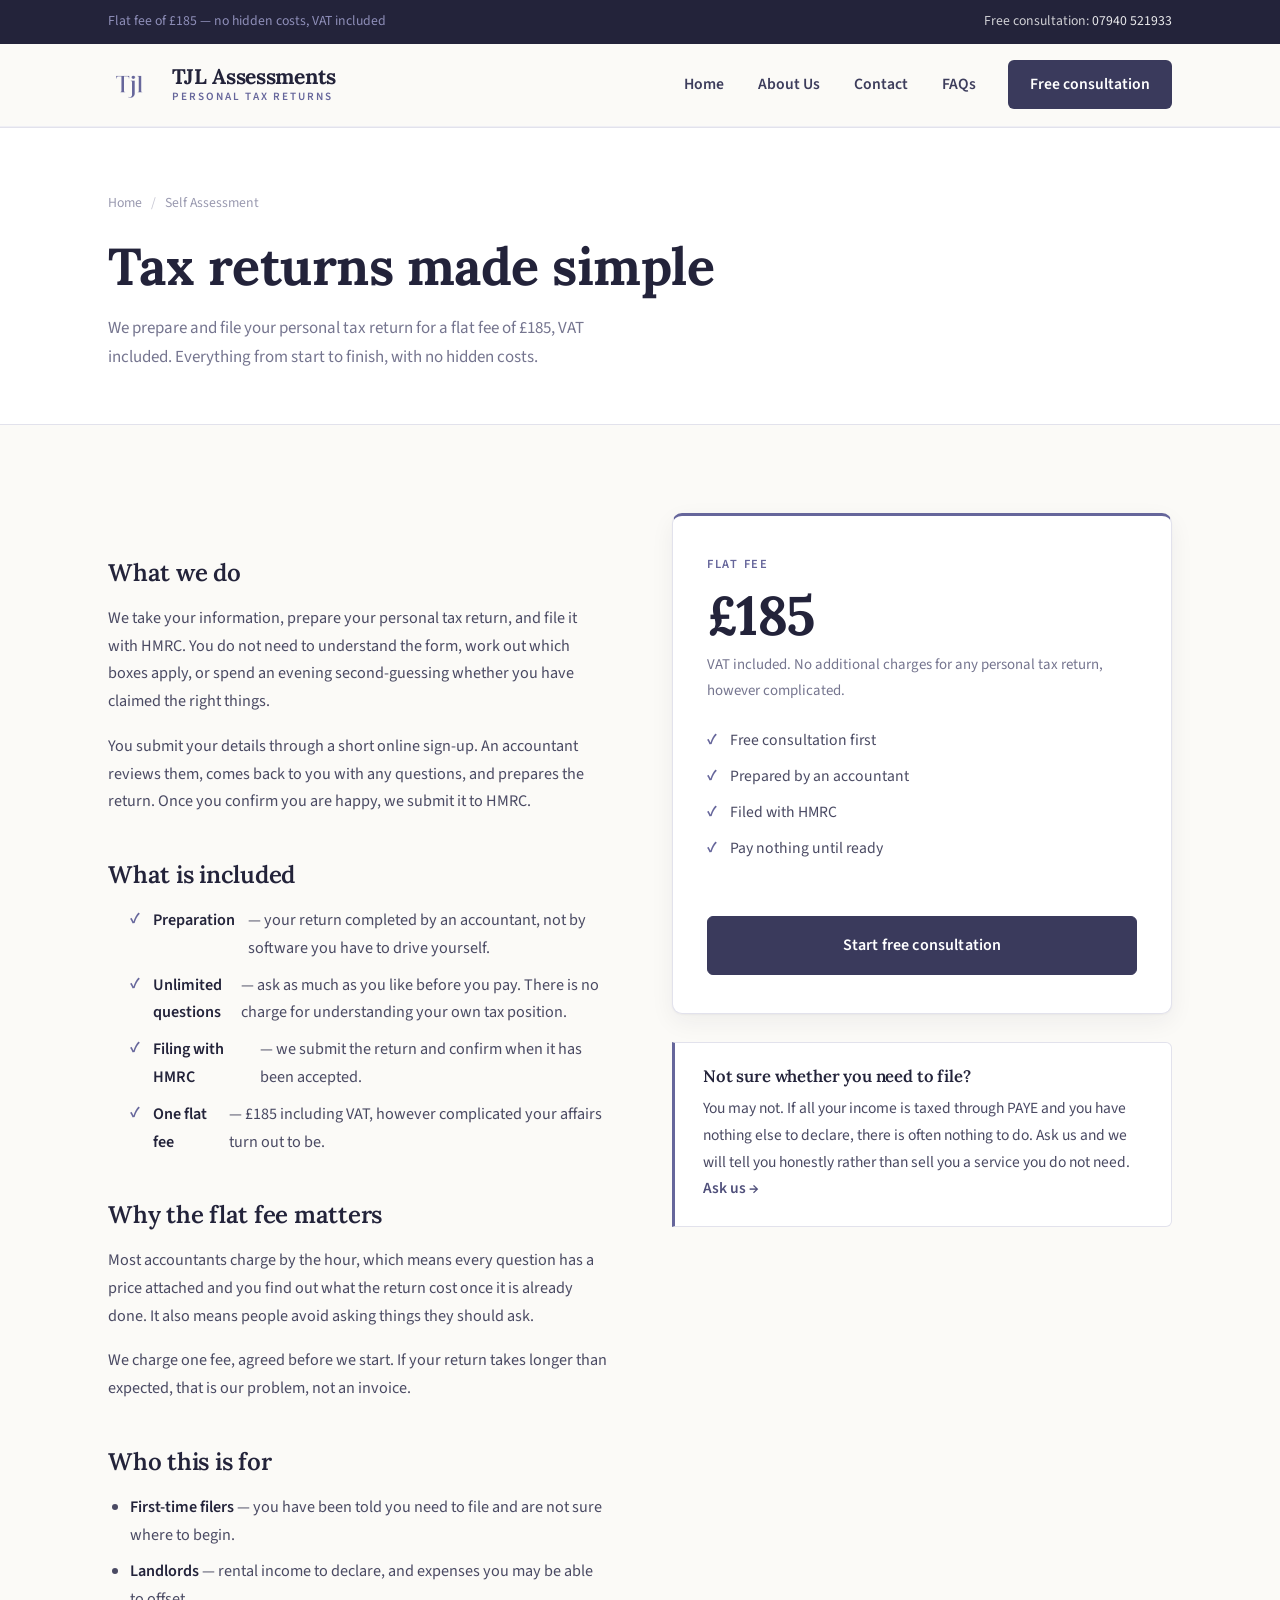
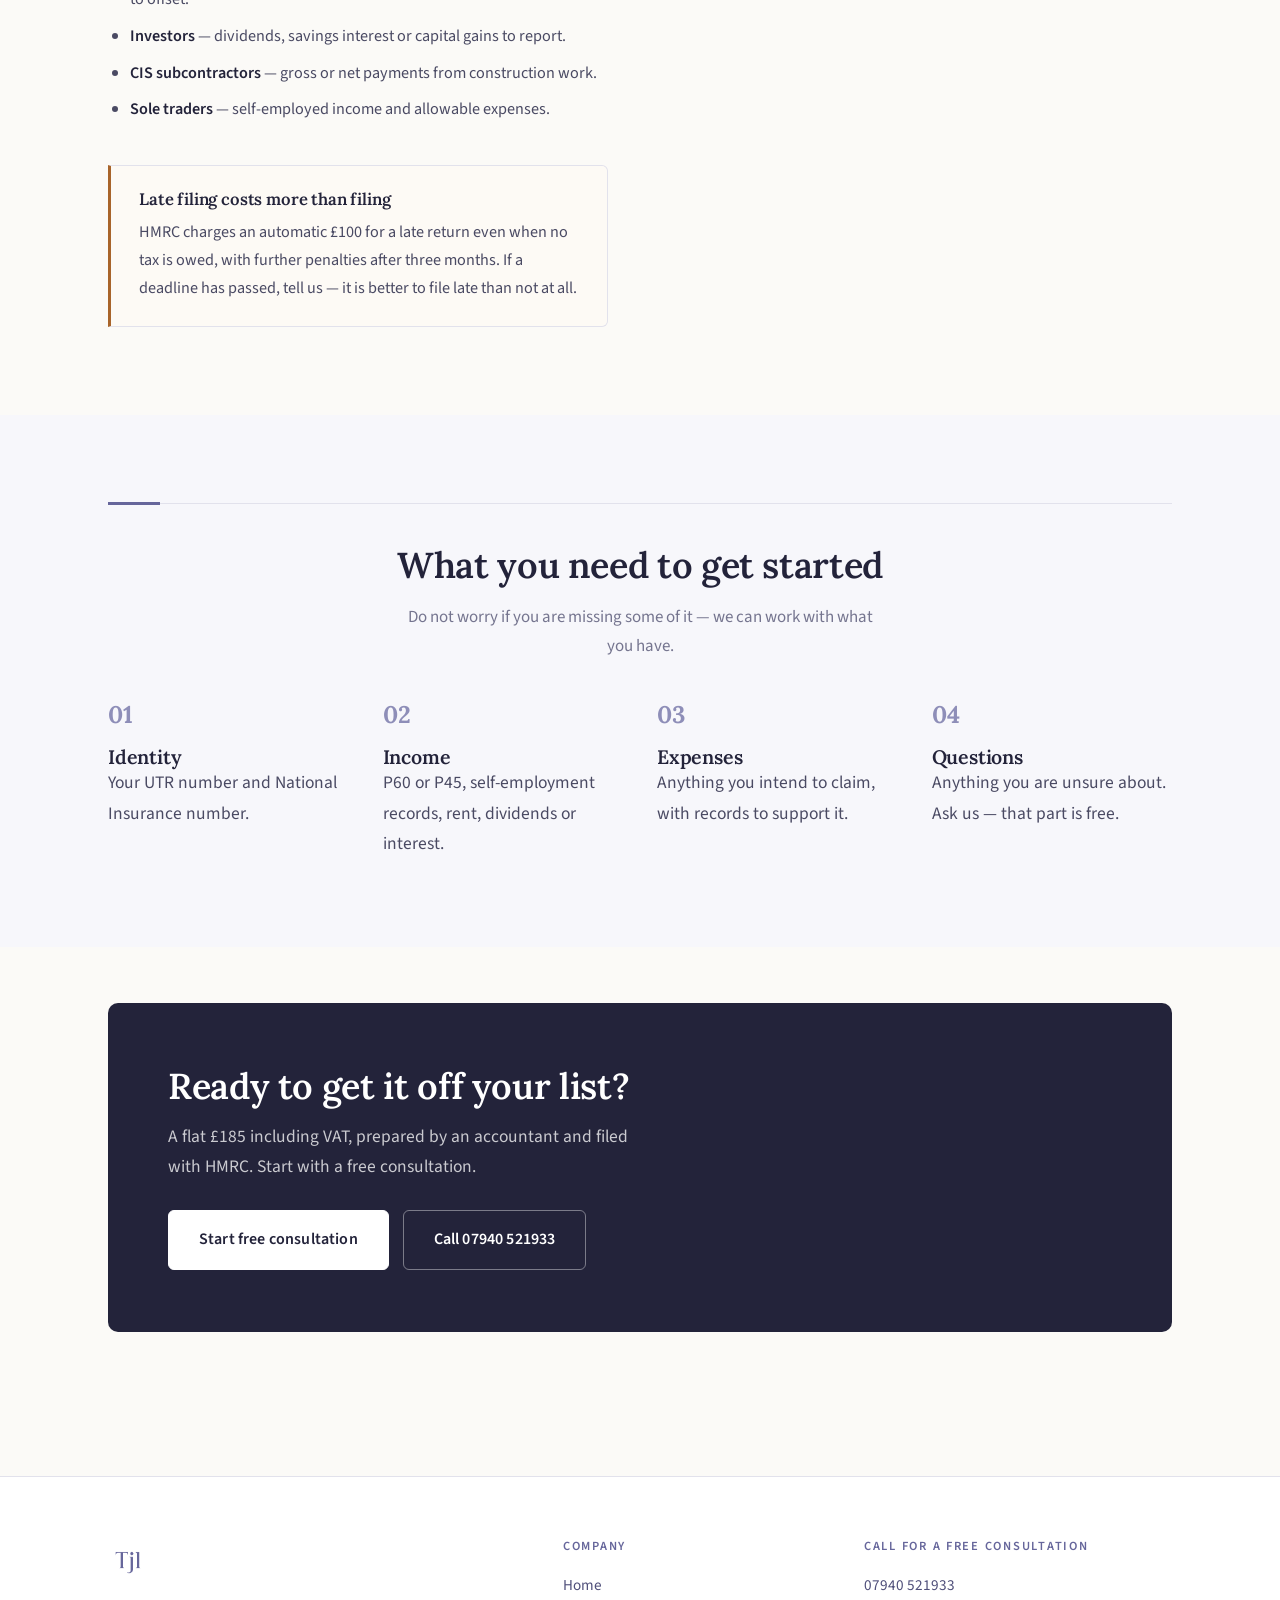
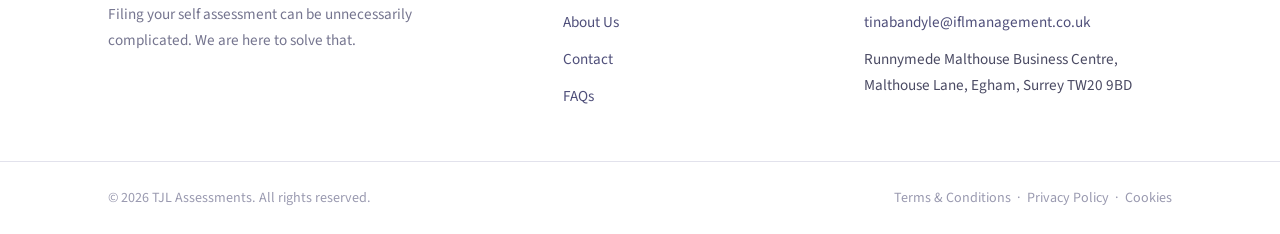
<file: self-assessment/index.html>
<!DOCTYPE html>
<html lang="en-GB">
<head>
<meta charset="UTF-8">
<meta name="viewport" content="width=device-width, initial-scale=1.0">
<title>Self Assessment Service | Tax Returns Made Simple | TJL Assessments</title>
<meta name="description" content="We prepare and file your personal tax return for a flat fee of Â£185, VAT included. Suitable for first-time filers, landlords, investors, CIS subcontractors and sole traders.">
<link rel="canonical" href="https://www.tjlassessments.co.uk/self-assessment/">
<meta property="og:title" content="Self Assessment Service | Tax Returns Made Simple | TJL Assessments">
<meta property="og:description" content="We prepare and file your personal tax return for a flat fee of Â£185, VAT included. Suitable for first-time filers, landlords, investors, CIS subcontractors and sole traders.">
<meta property="og:type" content="website">
<meta property="og:url" content="https://www.tjlassessments.co.uk/self-assessment/">
<link rel="icon" href="../images/tjla-monogram.png" type="image/png">
<link rel="apple-touch-icon" href="../images/tjla-monogram.png">
<link rel="preconnect" href="https://fonts.googleapis.com">
<link rel="preconnect" href="https://fonts.gstatic.com" crossorigin>
<link href="https://fonts.googleapis.com/css2?family=Lora:wght@500;600;700&family=Source+Sans+3:wght@400;500;600;700&display=swap" rel="stylesheet">
<link rel="stylesheet" href="../css/style.css">

</head>
<body>

<!-- ===== Top bar ===== -->
<div class="topbar">
  <div class="container">
    <div class="promo">Flat fee of £185 — no hidden costs, VAT included</div>
    <div class="links">
      <span>Free consultation: <a href="tel:+447940521933">07940 521933</a></span>
    </div>
  </div>
</div>

<!-- ===== Header ===== -->
<header class="site-header">
  <div class="container">
    <a href="../" class="brand" aria-label="TJL Assessments — home">
      <img src="../images/tjla-monogram.png" alt="">
      <span class="brand-name">TJL Assessments<span>Personal tax returns</span></span>
    </a>
    <button class="nav-toggle" aria-label="Toggle navigation" aria-expanded="false" aria-controls="mainnav"><span></span><span></span><span></span></button>
    <nav class="main-nav" id="mainnav">
      <a href="../">Home</a>
      <a href="../about/">About Us</a>
      <a href="../contact/">Contact</a>
      <a href="../faq/">FAQs</a>
      <a href="../free-consultation/" class="nav-cta">Free consultation</a>
    </nav>
  </div>
</header>

<section class="page-hero">
  <div class="container">
    <nav class="breadcrumb" aria-label="Breadcrumb"><a href="../">Home</a><span>/</span>Self Assessment</nav>
    <h1>Tax returns made simple</h1>
    <p>We prepare and file your personal tax return for a flat fee of £185, VAT included. Everything from start to finish, with no hidden costs.</p>
  </div>
</section>

<section class="section">
  <div class="container">
    <div class="grid grid-2" style="gap:64px; align-items:start;">
      <div class="prose">
        <h2 class="mt-0">What we do</h2>
        <p>We take your information, prepare your personal tax return, and file it with HMRC. You do not need to understand the form, work out which boxes apply, or spend an evening second-guessing whether you have claimed the right things.</p>
        <p>You submit your details through a short online sign-up. An accountant reviews them, comes back to you with any questions, and prepares the return. Once you confirm you are happy, we submit it to HMRC.</p>

        <h2>What is included</h2>
        <ul class="tick-list">
          <li><strong>Preparation</strong> — your return completed by an accountant, not by software you have to drive yourself.</li>
          <li><strong>Unlimited questions</strong> — ask as much as you like before you pay. There is no charge for understanding your own tax position.</li>
          <li><strong>Filing with HMRC</strong> — we submit the return and confirm when it has been accepted.</li>
          <li><strong>One flat fee</strong> — £185 including VAT, however complicated your affairs turn out to be.</li>
        </ul>

        <h2>Why the flat fee matters</h2>
        <p>Most accountants charge by the hour, which means every question has a price attached and you find out what the return cost once it is already done. It also means people avoid asking things they should ask.</p>
        <p>We charge one fee, agreed before we start. If your return takes longer than expected, that is our problem, not an invoice.</p>

        <h2>Who this is for</h2>
        <ul>
          <li><strong>First-time filers</strong> — you have been told you need to file and are not sure where to begin.</li>
          <li><strong>Landlords</strong> — rental income to declare, and expenses you may be able to offset.</li>
          <li><strong>Investors</strong> — dividends, savings interest or capital gains to report.</li>
          <li><strong>CIS subcontractors</strong> — gross or net payments from construction work.</li>
          <li><strong>Sole traders</strong> — self-employed income and allowable expenses.</li>
        </ul>

        <div class="callout callout-warn mt-4">
          <h4>Late filing costs more than filing</h4>
          <p>HMRC charges an automatic £100 for a late return even when no tax is owed, with further penalties after three months. If a deadline has passed, tell us — it is better to file late than not at all.</p>
        </div>
      </div>

      <div>
        <div class="fee-card mb-3">
          <div class="fee-label">Flat fee</div>
          <div class="fee-amount">£185</div>
          <p class="fee-note">VAT included. No additional charges for any personal tax return, however complicated.</p>
          <ul class="tick-list compact">
            <li>Free consultation first</li>
            <li>Prepared by an accountant</li>
            <li>Filed with HMRC</li>
            <li>Pay nothing until ready</li>
          </ul>
          <a href="../free-consultation/" class="btn btn-primary btn-block mt-3">Start free consultation</a>
        </div>
        <div class="callout">
          <h4>Not sure whether you need to file?</h4>
          <p>You may not. If all your income is taxed through PAYE and you have nothing else to declare, there is often nothing to do. Ask us and we will tell you honestly rather than sell you a service you do not need.</p>
          <p class="mt-2"><a href="../contact/" class="link-arrow">Ask us</a></p>
        </div>
      </div>
    </div>
  </div>
</section>

<section class="section section-brand">
  <div class="container">
    <div class="rule"></div>
    <div class="text-center mb-4">
      <h2 class="section-title">What you need to get started</h2>
      <p class="section-sub">Do not worry if you are missing some of it — we can work with what you have.</p>
    </div>
    <div class="grid grid-4">
      <div><div class="card-num">01</div><h3>Identity</h3><p>Your UTR number and National Insurance number.</p></div>
      <div><div class="card-num">02</div><h3>Income</h3><p>P60 or P45, self-employment records, rent, dividends or interest.</p></div>
      <div><div class="card-num">03</div><h3>Expenses</h3><p>Anything you intend to claim, with records to support it.</p></div>
      <div><div class="card-num">04</div><h3>Questions</h3><p>Anything you are unsure about. Ask us — that part is free.</p></div>
    </div>
  </div>
</section>

<section class="section-tight">
  <div class="container">
    <div class="cta-band">
      <h2>Ready to get it off your list?</h2>
      <p>A flat £185 including VAT, prepared by an accountant and filed with HMRC. Start with a free consultation.</p>
      <div class="actions">
        <a href="../free-consultation/" class="btn btn-primary">Start free consultation</a>
        <a href="tel:+447940521933" class="btn btn-outline">Call 07940 521933</a>
      </div>
    </div>
  </div>
</section>


<!-- ===== Footer ===== -->
<footer class="site-footer">
  <div class="container">
    <div class="footer-brand">
      <img src="../images/tjla-monogram.png" alt="TJL Assessments">
      <p>Filing your self assessment can be unnecessarily complicated. We are here to solve that.</p>
    </div>
    <div>
      <h4>Company</h4>
      <ul>
        <li><a href="../">Home</a></li>
        <li><a href="../about/">About Us</a></li>
        <li><a href="../contact/">Contact</a></li>
        <li><a href="../faq/">FAQs</a></li>
      </ul>
    </div>
    <div>
      <h4>Call for a free consultation</h4>
      <ul>
        <li><a href="tel:+447940521933">07940 521933</a></li>
        <li><a href="mailto:tinabandyle@iflmanagement.co.uk">tinabandyle@iflmanagement.co.uk</a></li>
        <li>Runnymede Malthouse Business Centre,<br>Malthouse Lane, Egham, Surrey TW20 9BD</li>
      </ul>
    </div>
  </div>
  <div class="footer-bottom">
    <div class="container">
      <div>© <span data-year>2026</span> TJL Assessments. All rights reserved.</div>
      <div>
        <a href="../terms-conditions/">Terms &amp; Conditions</a> &nbsp;·&nbsp;
        <a href="../privacy-policy/">Privacy Policy</a> &nbsp;·&nbsp;
        <a href="../cookie-policy/">Cookies</a>
      </div>
    </div>
  </div>
</footer>

<script src="../js/site.js"></script>

</body>
</html>
</file>
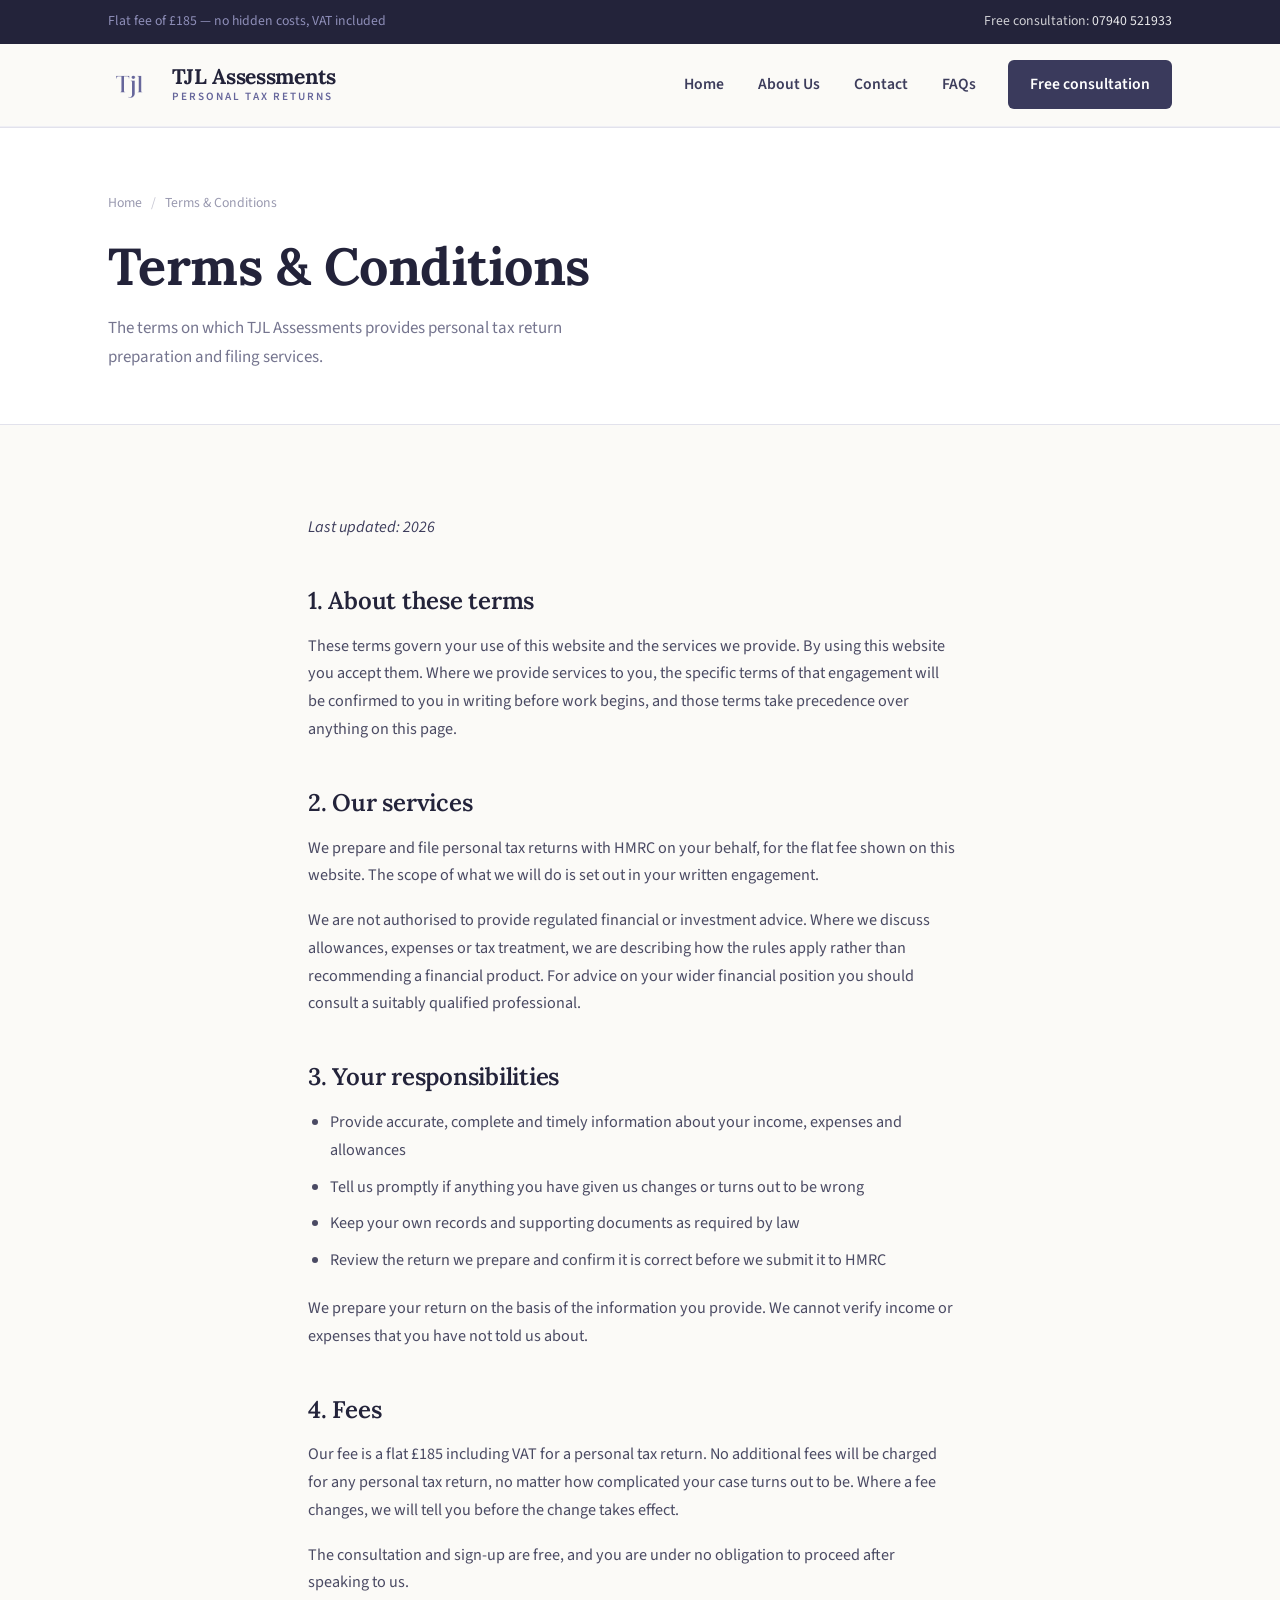
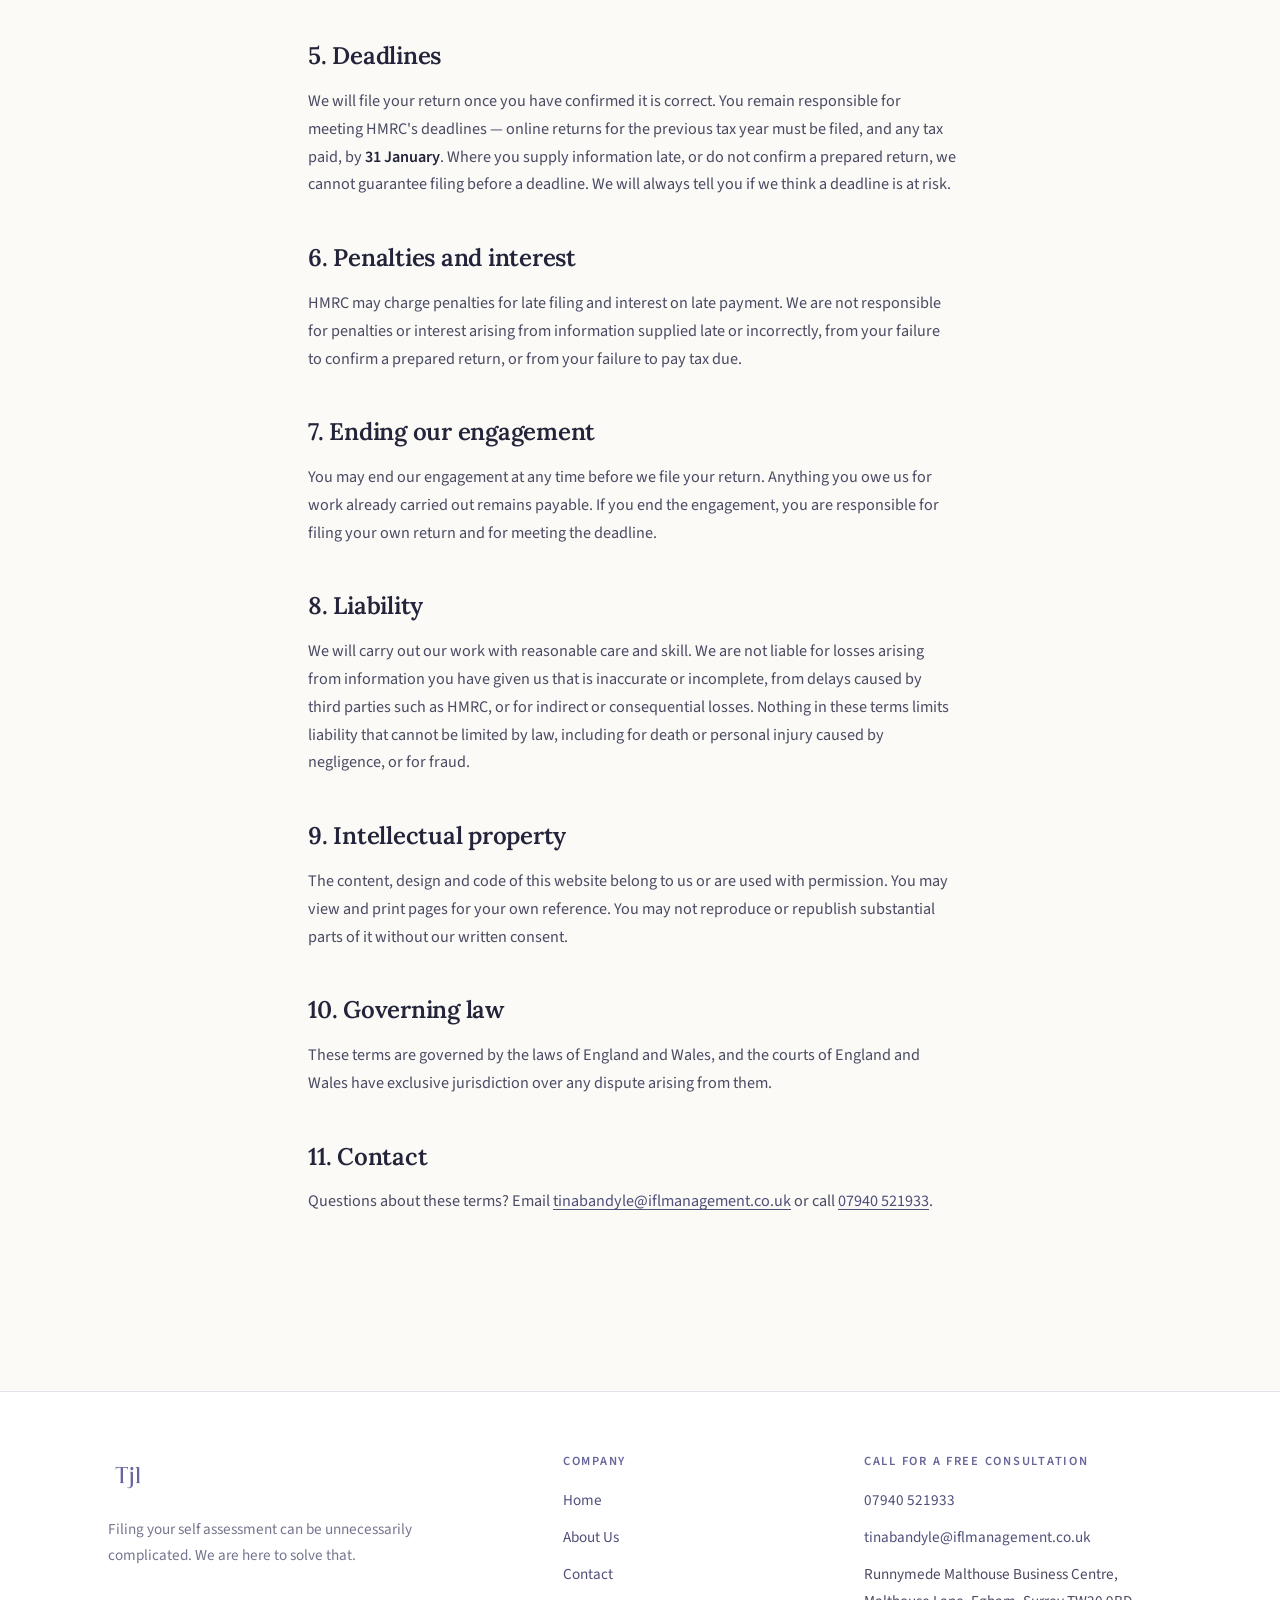
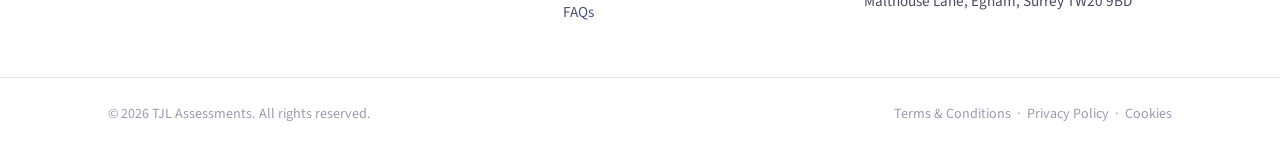
<file: terms-conditions/index.html>
<!DOCTYPE html>
<html lang="en-GB">
<head>
<meta charset="UTF-8">
<meta name="viewport" content="width=device-width, initial-scale=1.0">
<title>Terms & Conditions | TJL Assessments</title>
<meta name="description" content="The terms on which TJL Assessments provides personal tax return preparation and filing services.">
<link rel="canonical" href="https://www.tjlassessments.co.uk/terms-conditions/">
<meta property="og:title" content="Terms & Conditions | TJL Assessments">
<meta property="og:description" content="The terms on which TJL Assessments provides personal tax return preparation and filing services.">
<meta property="og:type" content="website">
<meta property="og:url" content="https://www.tjlassessments.co.uk/terms-conditions/">
<link rel="icon" href="../images/tjla-monogram.png" type="image/png">
<link rel="apple-touch-icon" href="../images/tjla-monogram.png">
<link rel="preconnect" href="https://fonts.googleapis.com">
<link rel="preconnect" href="https://fonts.gstatic.com" crossorigin>
<link href="https://fonts.googleapis.com/css2?family=Lora:wght@500;600;700&family=Source+Sans+3:wght@400;500;600;700&display=swap" rel="stylesheet">
<link rel="stylesheet" href="../css/style.css">

</head>
<body>

<!-- ===== Top bar ===== -->
<div class="topbar">
  <div class="container">
    <div class="promo">Flat fee of £185 — no hidden costs, VAT included</div>
    <div class="links">
      <span>Free consultation: <a href="tel:+447940521933">07940 521933</a></span>
    </div>
  </div>
</div>

<!-- ===== Header ===== -->
<header class="site-header">
  <div class="container">
    <a href="../" class="brand" aria-label="TJL Assessments — home">
      <img src="../images/tjla-monogram.png" alt="">
      <span class="brand-name">TJL Assessments<span>Personal tax returns</span></span>
    </a>
    <button class="nav-toggle" aria-label="Toggle navigation" aria-expanded="false" aria-controls="mainnav"><span></span><span></span><span></span></button>
    <nav class="main-nav" id="mainnav">
      <a href="../">Home</a>
      <a href="../about/">About Us</a>
      <a href="../contact/">Contact</a>
      <a href="../faq/">FAQs</a>
      <a href="../free-consultation/" class="nav-cta">Free consultation</a>
    </nav>
  </div>
</header>

<section class="page-hero">
  <div class="container">
    <nav class="breadcrumb" aria-label="Breadcrumb"><a href="../">Home</a><span>/</span>Terms &amp; Conditions</nav>
    <h1>Terms &amp; Conditions</h1>
    <p>The terms on which TJL Assessments provides personal tax return preparation and filing services.</p>
  </div>
</section>

<section class="section">
  <div class="container container-narrow">
    <div class="prose">
      <p><em>Last updated: <span data-year>2026</span></em></p>

      <h2 class="mt-0">1. About these terms</h2>
      <p>These terms govern your use of this website and the services we provide. By using this website you accept them. Where we provide services to you, the specific terms of that engagement will be confirmed to you in writing before work begins, and those terms take precedence over anything on this page.</p>

      <h2>2. Our services</h2>
      <p>We prepare and file personal tax returns with HMRC on your behalf, for the flat fee shown on this website. The scope of what we will do is set out in your written engagement.</p>
      <p>We are not authorised to provide regulated financial or investment advice. Where we discuss allowances, expenses or tax treatment, we are describing how the rules apply rather than recommending a financial product. For advice on your wider financial position you should consult a suitably qualified professional.</p>

      <h2>3. Your responsibilities</h2>
      <ul>
        <li>Provide accurate, complete and timely information about your income, expenses and allowances</li>
        <li>Tell us promptly if anything you have given us changes or turns out to be wrong</li>
        <li>Keep your own records and supporting documents as required by law</li>
        <li>Review the return we prepare and confirm it is correct before we submit it to HMRC</li>
      </ul>
      <p>We prepare your return on the basis of the information you provide. We cannot verify income or expenses that you have not told us about.</p>

      <h2>4. Fees</h2>
      <p>Our fee is a flat £185 including VAT for a personal tax return. No additional fees will be charged for any personal tax return, no matter how complicated your case turns out to be. Where a fee changes, we will tell you before the change takes effect.</p>
      <p>The consultation and sign-up are free, and you are under no obligation to proceed after speaking to us.</p>

      <h2>5. Deadlines</h2>
      <p>We will file your return once you have confirmed it is correct. You remain responsible for meeting HMRC's deadlines — online returns for the previous tax year must be filed, and any tax paid, by <strong>31 January</strong>. Where you supply information late, or do not confirm a prepared return, we cannot guarantee filing before a deadline. We will always tell you if we think a deadline is at risk.</p>

      <h2>6. Penalties and interest</h2>
      <p>HMRC may charge penalties for late filing and interest on late payment. We are not responsible for penalties or interest arising from information supplied late or incorrectly, from your failure to confirm a prepared return, or from your failure to pay tax due.</p>

      <h2>7. Ending our engagement</h2>
      <p>You may end our engagement at any time before we file your return. Anything you owe us for work already carried out remains payable. If you end the engagement, you are responsible for filing your own return and for meeting the deadline.</p>

      <h2>8. Liability</h2>
      <p>We will carry out our work with reasonable care and skill. We are not liable for losses arising from information you have given us that is inaccurate or incomplete, from delays caused by third parties such as HMRC, or for indirect or consequential losses. Nothing in these terms limits liability that cannot be limited by law, including for death or personal injury caused by negligence, or for fraud.</p>

      <h2>9. Intellectual property</h2>
      <p>The content, design and code of this website belong to us or are used with permission. You may view and print pages for your own reference. You may not reproduce or republish substantial parts of it without our written consent.</p>

      <h2>10. Governing law</h2>
      <p>These terms are governed by the laws of England and Wales, and the courts of England and Wales have exclusive jurisdiction over any dispute arising from them.</p>

      <h2>11. Contact</h2>
      <p>Questions about these terms? Email <a href="mailto:tinabandyle@iflmanagement.co.uk">tinabandyle@iflmanagement.co.uk</a> or call <a href="tel:+447940521933">07940 521933</a>.</p>
    </div>
  </div>
</section>


<!-- ===== Footer ===== -->
<footer class="site-footer">
  <div class="container">
    <div class="footer-brand">
      <img src="../images/tjla-monogram.png" alt="TJL Assessments">
      <p>Filing your self assessment can be unnecessarily complicated. We are here to solve that.</p>
    </div>
    <div>
      <h4>Company</h4>
      <ul>
        <li><a href="../">Home</a></li>
        <li><a href="../about/">About Us</a></li>
        <li><a href="../contact/">Contact</a></li>
        <li><a href="../faq/">FAQs</a></li>
      </ul>
    </div>
    <div>
      <h4>Call for a free consultation</h4>
      <ul>
        <li><a href="tel:+447940521933">07940 521933</a></li>
        <li><a href="mailto:tinabandyle@iflmanagement.co.uk">tinabandyle@iflmanagement.co.uk</a></li>
        <li>Runnymede Malthouse Business Centre,<br>Malthouse Lane, Egham, Surrey TW20 9BD</li>
      </ul>
    </div>
  </div>
  <div class="footer-bottom">
    <div class="container">
      <div>© <span data-year>2026</span> TJL Assessments. All rights reserved.</div>
      <div>
        <a href="../terms-conditions/">Terms &amp; Conditions</a> &nbsp;·&nbsp;
        <a href="../privacy-policy/">Privacy Policy</a> &nbsp;·&nbsp;
        <a href="../cookie-policy/">Cookies</a>
      </div>
    </div>
  </div>
</footer>

<script src="../js/site.js"></script>

</body>
</html>
</file>
<file: css/style.css>
/* ============================================================
   TJL Assessments — GLOBAL STYLESHEET

   Brand colour sampled from the TJL monogram: slate periwinkle
   #66669B. The mark is a high-contrast serif, so the site is set
   in serif throughout and deliberately restrained — small radii,
   hairline rules and generous whitespace, like letterhead.

   Every colour comes from a token in :root.
   ============================================================ */

:root {
  /* ---- Brand ---- */
  --brand:        #66669b;
  --brand-dark:   #4f4f7a;
  --brand-deep:   #3a3a5c;
  --brand-mid:    #8e8eb8;
  --brand-pale:   #eeeef5;
  --brand-wash:   #f7f7fb;

  /* ---- Ink ---- */
  --ink:          #23233a;
  --ink-soft:     #3d3d5c;
  --text:         #4a4a63;
  --muted:        #75758f;
  --faint:        #9a9ab0;

  /* ---- Paper ---- */
  --white:        #ffffff;
  --cream:        #fbfaf7;
  --rule:         #e2e2ec;
  --rule-soft:    #efeff5;

  /* ---- Accent (used sparingly, for emphasis only) ---- */
  --brass:        #9c7b45;
  --brass-pale:   #f6f1e6;

  /* ---- Status ---- */
  --good:         #2f7d5d;
  --warn:         #a8642a;

  /* ---- Shape — restrained, editorial ---- */
  --r-xs: 4px;
  --r-sm: 6px;
  --r:    10px;

  --shadow:   0 1px 2px rgba(35, 35, 58, 0.04), 0 8px 24px rgba(35, 35, 58, 0.06);
  --shadow-lg: 0 2px 4px rgba(35, 35, 58, 0.05), 0 20px 48px rgba(35, 35, 58, 0.10);

  /* ---- Type ---- */
  --font-head: "Lora", Georgia, "Times New Roman", serif;
  --font-body: "Source Sans 3", "Segoe UI", system-ui, sans-serif;
}

* { margin: 0; padding: 0; box-sizing: border-box; }
[hidden] { display: none !important; }

html { scroll-behavior: smooth; }
html, body { overflow-x: clip; }
@supports not (overflow-x: clip) { html, body { overflow-x: hidden; } }

body {
  font-family: var(--font-body);
  font-size: 17.5px;
  line-height: 1.72;
  color: var(--text);
  background: var(--cream);
  -webkit-font-smoothing: antialiased;
}

img { max-width: 100%; height: auto; display: block; }

a { color: var(--brand-dark); text-decoration: none; transition: color .16s ease; }
a:hover { color: var(--ink); text-decoration: underline; text-underline-offset: 3px; }

h1, h2, h3, h4 {
  font-family: var(--font-head);
  color: var(--ink);
  font-weight: 600;
  line-height: 1.2;
  letter-spacing: -0.01em;
}
h1 { font-size: clamp(2.1rem, 4.4vw, 3.25rem); font-weight: 700; }
h2 { font-size: clamp(1.6rem, 2.9vw, 2.25rem); }
h3 { font-size: 1.22rem; }
h4 { font-size: 1.04rem; }

p { margin: 0 0 1.05em; }
p:last-child { margin-bottom: 0; }
strong { color: var(--ink); font-weight: 600; }
em { color: var(--ink-soft); }

::selection { background: var(--brand-pale); color: var(--ink); }
:focus-visible { outline: 2px solid var(--brand); outline-offset: 3px; }

/* ============================================================
   LAYOUT
   ============================================================ */
.container { width: 100%; max-width: 1120px; margin: 0 auto; padding: 0 28px; }
.container-narrow { max-width: 720px; }
.container-mid { max-width: 880px; }

.section { padding: 88px 0; }
.section-tight { padding: 56px 0; }
.section-paper { background: var(--white); }
.section-brand { background: var(--brand-wash); }
.text-center { text-align: center; }

.grid { display: grid; gap: 34px; }
.grid-2 { grid-template-columns: repeat(2, 1fr); }
.grid-3 { grid-template-columns: repeat(3, 1fr); }
.grid-4 { grid-template-columns: repeat(4, 1fr); }

/* ============================================================
   TYPOGRAPHY HELPERS
   ============================================================ */
.eyebrow {
  display: block;
  font-family: var(--font-body);
  font-size: 0.78rem;
  font-weight: 600;
  letter-spacing: 0.16em;
  text-transform: uppercase;
  color: var(--brand);
  margin-bottom: 16px;
}
.eyebrow.on-dark { color: var(--brand-mid); }

.section-title { margin-bottom: 16px; }
.section-sub { font-size: 1.06rem; color: var(--muted); max-width: 60ch; }
.text-center .section-sub { margin-left: auto; margin-right: auto; }

.lead { font-size: clamp(1.06rem, 1.5vw, 1.2rem); line-height: 1.68; color: var(--ink-soft); }

/* Hairline rule with a short brand tick — a recurring motif */
.rule {
  height: 1px;
  background: var(--rule);
  position: relative;
  margin: 0 0 40px;
}
.rule::before {
  content: "";
  position: absolute;
  left: 0; top: -1px;
  width: 52px; height: 3px;
  background: var(--brand);
}

/* ============================================================
   BUTTONS — rectangular, not pills
   ============================================================ */
.btn {
  display: inline-flex;
  align-items: center;
  justify-content: center;
  gap: 9px;
  font-family: var(--font-body);
  font-size: 1rem;
  font-weight: 600;
  letter-spacing: 0.01em;
  padding: 15px 30px;
  border-radius: var(--r-sm);
  border: 1px solid transparent;
  cursor: pointer;
  text-align: center;
  transition: background .18s ease, color .18s ease, border-color .18s ease, transform .14s ease;
}
.btn:active { transform: translateY(1px); }

.btn-primary {
  background: var(--brand-deep);
  color: #fff;
  border-color: var(--brand-deep);
}
.btn-primary:hover {
  background: var(--ink);
  border-color: var(--ink);
  color: #fff;
  text-decoration: none;
}

.btn-brand {
  background: var(--brand);
  color: #fff;
  border-color: var(--brand);
}
.btn-brand:hover { background: var(--brand-dark); border-color: var(--brand-dark); color: #fff; text-decoration: none; }

.btn-outline {
  background: transparent;
  border-color: var(--brand-mid);
  color: var(--brand-dark);
}
.btn-outline:hover { background: var(--brand-pale); border-color: var(--brand); color: var(--brand-deep); text-decoration: none; }

.btn-quiet { background: transparent; border-color: var(--rule); color: var(--ink-soft); }
.btn-quiet:hover { border-color: var(--brand-mid); background: var(--white); text-decoration: none; }

.btn-sm { padding: 11px 20px; font-size: 0.93rem; }
.btn-block { width: 100%; }
.actions { display: flex; flex-wrap: wrap; gap: 14px; align-items: center; }

.link-arrow { font-weight: 600; color: var(--brand-dark); }
.link-arrow::after { content: " →"; }

/* ============================================================
   HEADER — letterhead, with a double hairline beneath
   ============================================================ */
.topbar {
  background: var(--ink);
  color: rgba(255, 255, 255, 0.78);
  font-size: 0.86rem;
  padding: 10px 0;
}
.topbar .container { display: flex; flex-wrap: wrap; gap: 8px 24px; align-items: center; justify-content: space-between; }
.topbar a { color: rgba(255, 255, 255, 0.9); }
.topbar a:hover { color: #fff; }
.topbar .links { display: flex; flex-wrap: wrap; gap: 8px 20px; align-items: center; }
.topbar .promo { color: var(--brand-mid); }

.site-header {
  position: sticky;
  top: 0;
  z-index: 60;
  background: var(--cream);
  border-bottom: 1px solid var(--rule);
}
.site-header::after {
  content: "";
  display: block;
  height: 1px;
  background: var(--rule-soft);
}
.site-header .container {
  display: flex;
  align-items: center;
  justify-content: space-between;
  gap: 24px;
  min-height: 82px;
}

.brand { display: flex; align-items: center; gap: 14px; }
.brand img { height: 46px; width: auto; }
.brand .brand-name {
  font-family: var(--font-head);
  font-weight: 700;
  font-size: 1.32rem;
  color: var(--ink);
  letter-spacing: -0.015em;
  line-height: 1.05;
}
.brand .brand-name span {
  display: block;
  font-family: var(--font-body);
  font-size: 0.7rem;
  font-weight: 600;
  letter-spacing: 0.18em;
  text-transform: uppercase;
  color: var(--brand);
  margin-top: 3px;
}

.main-nav { display: flex; align-items: center; gap: 6px; }
.main-nav a {
  font-weight: 600;
  font-size: 0.98rem;
  color: var(--ink-soft);
  padding: 9px 14px;
  border-radius: var(--r-xs);
  position: relative;
}
.main-nav a:hover { color: var(--brand-dark); background: var(--brand-pale); text-decoration: none; }
.main-nav a.active { color: var(--brand-dark); }
.main-nav a.active::after {
  content: "";
  position: absolute;
  left: 14px; right: 14px; bottom: 2px;
  height: 2px;
  background: var(--brand);
}
.main-nav a.nav-cta {
  background: var(--brand-deep);
  color: #fff;
  margin-left: 12px;
  padding: 11px 22px;
  border-radius: var(--r-sm);
}
.main-nav a.nav-cta:hover { background: var(--ink); color: #fff; }
.main-nav a.nav-cta::after { display: none; }

.nav-toggle {
  display: none;
  flex-direction: column;
  justify-content: center;
  gap: 5px;
  width: 46px; height: 46px;
  background: none;
  border: 1px solid var(--rule);
  border-radius: var(--r-sm);
  cursor: pointer;
  padding: 0 11px;
}
.nav-toggle span { display: block; height: 2px; background: var(--ink); border-radius: 2px; transition: transform .24s ease, opacity .24s ease; }
.nav-toggle[aria-expanded="true"] span:nth-child(1) { transform: translateY(7px) rotate(45deg); }
.nav-toggle[aria-expanded="true"] span:nth-child(2) { opacity: 0; }
.nav-toggle[aria-expanded="true"] span:nth-child(3) { transform: translateY(-7px) rotate(-45deg); }

/* ============================================================
   HERO — editorial split, no gradient panels
   ============================================================ */
.hero { padding: 78px 0 66px; background: var(--cream); }
.hero-split { display: grid; grid-template-columns: 1.15fr 0.85fr; gap: clamp(34px, 5vw, 70px); align-items: start; }
.hero h1 { margin-bottom: 22px; }
.hero .lead { max-width: 46ch; margin-bottom: 32px; }

.hero-note {
  margin-top: 26px;
  padding-top: 22px;
  border-top: 1px solid var(--rule);
  font-size: 0.95rem;
  color: var(--muted);
}

/* Fee card — the fee is the single most important fact on the site */
.fee-card {
  background: var(--white);
  border: 1px solid var(--rule);
  border-top: 3px solid var(--brand);
  border-radius: var(--r);
  padding: 38px 34px;
  box-shadow: var(--shadow);
}
.fee-card .fee-label {
  font-size: 0.78rem;
  font-weight: 600;
  letter-spacing: 0.14em;
  text-transform: uppercase;
  color: var(--brand);
  margin-bottom: 12px;
}
.fee-amount {
  font-family: var(--font-head);
  font-size: 3.4rem;
  font-weight: 700;
  color: var(--ink);
  line-height: 1;
  letter-spacing: -0.03em;
}
.fee-amount small { font-size: 1rem; font-family: var(--font-body); font-weight: 500; color: var(--muted); letter-spacing: 0; }
.fee-note { font-size: 0.93rem; color: var(--muted); margin: 10px 0 24px; }
.fee-card .tick-list { margin-bottom: 26px; }

/* ============================================================
   PAGE HERO (interior pages)
   ============================================================ */
.page-hero { background: var(--white); border-bottom: 1px solid var(--rule); padding: 64px 0 52px; }
.page-hero h1 { margin-bottom: 16px; }
.page-hero p { max-width: 62ch; color: var(--muted); font-size: 1.06rem; margin: 0; }
.breadcrumb { font-size: 0.86rem; color: var(--faint); margin-bottom: 20px; }
.breadcrumb a { color: var(--faint); }
.breadcrumb a:hover { color: var(--brand); }
.breadcrumb span { margin: 0 9px; opacity: .55; }

/* ============================================================
   CARDS — left rule accent rather than a top gradient
   ============================================================ */
.card {
  background: var(--white);
  border: 1px solid var(--rule);
  border-radius: var(--r);
  padding: 32px 30px;
  position: relative;
  transition: box-shadow .22s ease, border-color .22s ease;
}
.card:hover { box-shadow: var(--shadow); border-color: var(--brand-mid); }
.card h3 { margin-bottom: 10px; }
.card p { font-size: 0.97rem; color: var(--muted); }

.card-accent { border-left: 3px solid var(--brand); }
.card-plain { background: transparent; border: 0; border-top: 1px solid var(--rule); border-radius: 0; padding: 26px 0 0; }
.card-plain:hover { box-shadow: none; border-color: var(--rule); }

.card-num {
  font-family: var(--font-head);
  font-size: 1.5rem;
  font-weight: 700;
  color: var(--brand-mid);
  margin-bottom: 18px;
  line-height: 1;
}

/* ============================================================
   STEPS — large serif numerals, hairline connectors
   ============================================================ */
.steps { display: grid; gap: 40px; counter-reset: s; }
.steps.cols { grid-template-columns: repeat(4, 1fr); gap: 30px; }
.steps.cols-3 { grid-template-columns: repeat(3, 1fr); gap: 34px; }
.step { padding-top: 26px; border-top: 1px solid var(--rule); position: relative; }
.step::before {
  content: "";
  position: absolute;
  top: -1px; left: 0;
  width: 34px; height: 3px;
  background: var(--brand);
}
.step-num {
  font-family: var(--font-head);
  font-size: 1.05rem;
  font-weight: 700;
  color: var(--brand);
  letter-spacing: 0.04em;
  margin-bottom: 12px;
}
.step h3 { font-size: 1.12rem; margin-bottom: 9px; }
.step p { font-size: 0.95rem; color: var(--muted); margin: 0; }

/* ============================================================
   LISTS
   ============================================================ */
.tick-list { list-style: none; display: grid; gap: 12px; }
.tick-list li { display: flex; gap: 13px; align-items: flex-start; font-size: 0.98rem; }
.tick-list li::before {
  content: "✓";
  flex: 0 0 auto;
  color: var(--brand);
  font-weight: 700;
  font-size: 0.95rem;
  line-height: 1.7;
}
.tick-list.compact { gap: 9px; }

.check-list { list-style: none; display: grid; gap: 14px; }
.check-list li {
  display: flex;
  gap: 14px;
  align-items: flex-start;
  padding-bottom: 14px;
  border-bottom: 1px solid var(--rule-soft);
  font-size: 0.98rem;
}
.check-list li:last-child { border-bottom: 0; padding-bottom: 0; }
.check-list .n {
  flex: 0 0 26px;
  font-family: var(--font-head);
  font-weight: 700;
  color: var(--brand);
  font-size: 0.95rem;
}

/* ============================================================
   CALLOUTS
   ============================================================ */
.callout {
  background: var(--white);
  border: 1px solid var(--rule);
  border-left: 3px solid var(--brand);
  border-radius: 0 var(--r-sm) var(--r-sm) 0;
  padding: 24px 28px;
}
.callout h4 { margin-bottom: 8px; }
.callout p { font-size: 0.97rem; margin: 0; }
.callout-warn { border-left-color: var(--warn); background: #fdfaf5; }
.callout-good { border-left-color: var(--good); background: #f6faf8; }
.callout-brand { background: var(--brand-wash); border-color: var(--brand-pale); }

/* ============================================================
   FAQ — hairline rows, serif questions
   ============================================================ */
.faq { border-top: 1px solid var(--rule); }
.faq-item { border-bottom: 1px solid var(--rule); }
.faq-q {
  width: 100%;
  display: flex;
  align-items: flex-start;
  justify-content: space-between;
  gap: 26px;
  background: none;
  border: 0;
  padding: 26px 0;
  cursor: pointer;
  text-align: left;
  font-family: var(--font-head);
  font-size: 1.13rem;
  font-weight: 600;
  color: var(--ink);
  line-height: 1.35;
  transition: color .16s ease;
}
.faq-q:hover { color: var(--brand-dark); }
.faq-q::after {
  content: "";
  flex: 0 0 15px;
  height: 15px;
  margin-top: 7px;
  position: relative;
  background-image:
    linear-gradient(var(--brand), var(--brand)),
    linear-gradient(var(--brand), var(--brand));
  background-size: 15px 1.5px, 1.5px 15px;
  background-position: center, center;
  background-repeat: no-repeat;
  transition: transform .26s ease, background-size .26s ease;
}
.faq-q[aria-expanded="true"] { color: var(--brand-dark); }
.faq-q[aria-expanded="true"]::after { transform: rotate(90deg); background-size: 15px 1.5px, 0 15px; }
.faq-a { max-height: 0; overflow: hidden; transition: max-height .3s ease; }
.faq-a-inner { padding: 0 0 28px; max-width: 72ch; }
.faq-a-inner p { font-size: 1rem; }
.faq-a-inner p:last-child { margin-bottom: 0; }

/* ============================================================
   PROSE
   ============================================================ */
.prose { max-width: 72ch; }
.prose h2 { margin: 46px 0 16px; font-size: 1.5rem; }
.prose h3 { margin: 32px 0 12px; }
.prose p, .prose li { font-size: 1.01rem; }
.prose ul, .prose ol { margin: 0 0 1.15em 1.25em; display: grid; gap: 9px; }
.prose a { text-decoration: underline; text-underline-offset: 3px; }
.prose hr { border: 0; border-top: 1px solid var(--rule); margin: 42px 0; }
.prose .lead { margin-bottom: 28px; }

/* ============================================================
   CONTACT
   ============================================================ */
.contact-grid { display: grid; grid-template-columns: repeat(3, 1fr); gap: 26px; }
.contact-card {
  background: var(--white);
  border: 1px solid var(--rule);
  border-top: 3px solid var(--brand);
  border-radius: var(--r);
  padding: 32px 28px;
}
.contact-card h3 { font-size: 1.06rem; margin-bottom: 10px; }
.contact-card a.big {
  display: block;
  font-family: var(--font-head);
  font-size: 1.2rem;
  font-weight: 600;
  color: var(--brand-dark);
  margin: 8px 0 6px;
  word-break: break-word;
}
.contact-card a.big:hover { color: var(--ink); }
.contact-card p { font-size: 0.93rem; color: var(--muted); }

/* ============================================================
   TABLES
   ============================================================ */
.table-wrap { overflow-x: auto; border: 1px solid var(--rule); border-radius: var(--r-sm); background: var(--white); }
table { width: 100%; border-collapse: collapse; font-size: 0.96rem; }
th, td { padding: 15px 20px; text-align: left; border-bottom: 1px solid var(--rule-soft); vertical-align: top; }
thead th {
  background: var(--brand-wash);
  font-family: var(--font-body);
  font-weight: 600;
  color: var(--ink);
  font-size: 0.82rem;
  letter-spacing: 0.08em;
  text-transform: uppercase;
}
tbody tr:last-child td { border-bottom: 0; }

/* ============================================================
   CTA BAND — flat ink, not a gradient
   ============================================================ */
.cta-band {
  background: var(--ink);
  border-radius: var(--r);
  padding: clamp(42px, 5vw, 62px) clamp(28px, 5vw, 60px);
  color: #fff;
}
.cta-band h2 { color: #fff; margin-bottom: 14px; }
.cta-band p { color: rgba(255, 255, 255, 0.76); max-width: 54ch; margin-bottom: 28px; }
.cta-band .btn-primary { background: #fff; border-color: #fff; color: var(--ink); }
.cta-band .btn-primary:hover { background: var(--brand-pale); border-color: var(--brand-pale); color: var(--ink); }
.cta-band .btn-outline { border-color: rgba(255, 255, 255, 0.4); color: #fff; }
.cta-band .btn-outline:hover { background: rgba(255, 255, 255, 0.1); border-color: #fff; color: #fff; }

/* ============================================================
   FOOTER
   ============================================================ */
.site-footer {
  background: var(--white);
  border-top: 1px solid var(--rule);
  padding: 62px 0 0;
  margin-top: 88px;
  font-size: 0.95rem;
}
.site-footer .container {
  display: grid;
  grid-template-columns: 1.6fr 1fr 1.2fr;
  gap: 44px;
}
.site-footer h4 {
  font-family: var(--font-body);
  font-size: 0.78rem;
  font-weight: 600;
  letter-spacing: 0.14em;
  text-transform: uppercase;
  color: var(--brand);
  margin-bottom: 18px;
}
.site-footer ul { list-style: none; display: grid; gap: 11px; }
.footer-brand img { height: 44px; width: auto; margin-bottom: 18px; }
.footer-brand p { font-size: 0.95rem; color: var(--muted); max-width: 40ch; }
.footer-bottom { margin-top: 52px; border-top: 1px solid var(--rule); padding: 24px 0; font-size: 0.88rem; color: var(--faint); }
.footer-bottom .container { display: flex; flex-wrap: wrap; gap: 12px 28px; align-items: center; justify-content: space-between; }
.footer-bottom a { color: var(--faint); }
.footer-bottom a:hover { color: var(--brand-dark); }

/* ============================================================
   UTILITIES
   ============================================================ */
.sr-only { position: absolute; width: 1px; height: 1px; padding: 0; margin: -1px; overflow: hidden; clip: rect(0,0,0,0); white-space: nowrap; border: 0; }
.mt-0 { margin-top: 0; } .mt-2 { margin-top: 18px; } .mt-3 { margin-top: 28px; } .mt-4 { margin-top: 42px; }
.mb-0 { margin-bottom: 0; } .mb-2 { margin-bottom: 18px; } .mb-3 { margin-bottom: 28px; } .mb-4 { margin-bottom: 42px; }

.reveal { opacity: 0; transform: translateY(14px); transition: opacity .6s ease, transform .6s ease; }
.reveal.in { opacity: 1; transform: none; }
@media (prefers-reduced-motion: reduce) {
  .reveal { opacity: 1; transform: none; transition: none; }
  html { scroll-behavior: auto; }
  .btn:active { transform: none; }
}

/* ============================================================
   RESPONSIVE
   ============================================================ */
@media (max-width: 1000px) {
  .nav-toggle { display: flex; }
  .main-nav {
    position: absolute; top: 100%; left: 0; right: 0;
    flex-direction: column; align-items: stretch; gap: 2px;
    background: var(--cream);
    border-bottom: 1px solid var(--rule);
    box-shadow: var(--shadow);
    padding-block: 0; padding-inline: 20px;
    max-height: 0; overflow: hidden;
    transition: max-height .3s ease, padding .3s ease;
  }
  .main-nav.open { max-height: 560px; padding-block: 14px 22px; }
  .main-nav a { padding: 14px 14px; border-radius: var(--r-xs); }
  .main-nav a.active::after { display: none; }
  .main-nav a.nav-cta { margin: 12px 0 0; justify-content: center; }
  .site-header .container { position: relative; }

  .hero-split { grid-template-columns: 1fr; gap: 40px; }
  .steps.cols { grid-template-columns: repeat(2, 1fr); }
  .steps.cols-3 { grid-template-columns: 1fr; }
  .grid-4 { grid-template-columns: repeat(2, 1fr); }
  .contact-grid { grid-template-columns: 1fr; }
  .site-footer .container { grid-template-columns: 1fr 1fr; gap: 36px; }
}

@media (max-width: 720px) {
  body { font-size: 16.5px; }
  .section { padding: 62px 0; }
  .section-tight { padding: 44px 0; }
  .grid-2, .grid-3, .grid-4 { grid-template-columns: 1fr; gap: 22px; }
  .steps.cols { grid-template-columns: 1fr; }

  .hero { padding: 48px 0 44px; }
  .topbar .container > div:first-child { display: none; }
  .topbar .container { justify-content: center; text-align: center; }

  .btn { width: 100%; }
  .actions { flex-direction: column; align-items: stretch; }
  .cta-band .actions { flex-direction: column; }

  .site-footer .container { grid-template-columns: 1fr; gap: 32px; }
  .footer-bottom .container { flex-direction: column; text-align: center; }
  .site-footer { margin-top: 62px; }
  .brand img { height: 38px; }
  .fee-card { padding: 30px 24px; }
  .card { padding: 28px 24px; }
}

@media (max-width: 420px) {
  .container { padding: 0 20px; }
}
</file>
